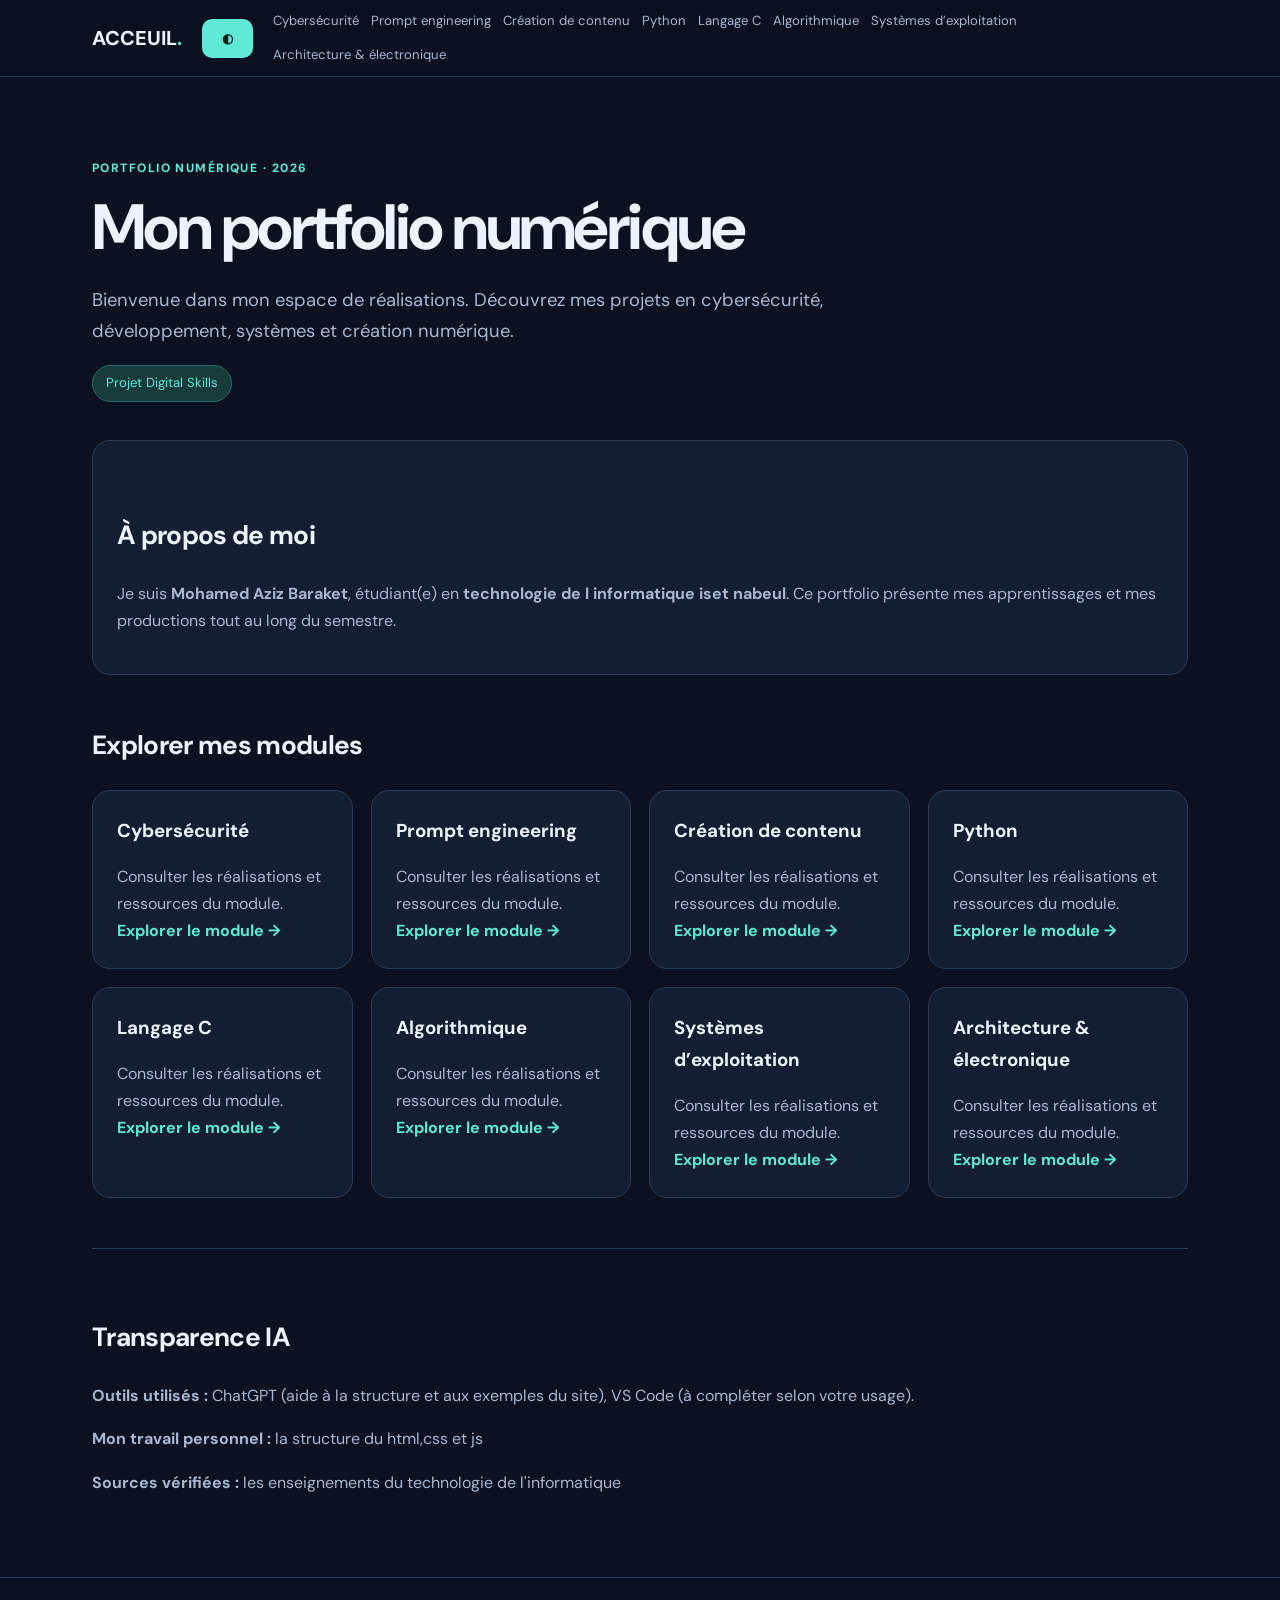
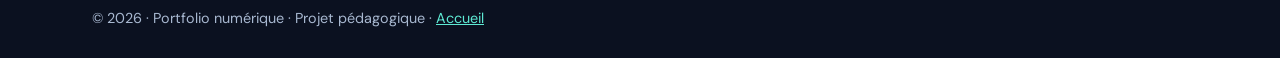
<file: index.html>
<!doctype html>
<html lang="fr">

<head>
    <meta charset="utf-8">
    <meta name="viewport" content="width=device-width,initial-scale=1">
    <meta name="description" content="Portfolio numérique étudiant : Mon portfolio numérique">

    <title>Mon portfolio numérique | Portfolio numérique</title>

    <link rel="stylesheet" href="css/style.css">
</head>

<body>

    <header>
        <div class="wrap top">

            <a class="logo" href="index.html">ACCEUIL<span>.</span></a>

            <div class="toolbar">
                <button id="themeToggle" type="button" aria-label="Changer le thème">◐</button>
                <button id="menuToggle" class="menu-button" type="button">Menu ☰</button>
            </div>

            <nav id="mainNav" aria-label="Navigation principale">
                <a href="digital-skills/cybersecurite.html">Cybersécurité</a>
                <a href="digital-skills/prompt-engineering.html">Prompt engineering</a>
                <a href="digital-skills/creation-contenu.html">Création de contenu</a>
                <a href="developpement/python.html">Python</a>
                <a href="developpement/langage-c.html">Langage C</a>
                <a href="developpement/algorithmique.html">Algorithmique</a>
                <a href="systemes/systemes-exploitation.html">Systèmes d’exploitation</a>
                <a href="systemes/architecture-electronique.html">Architecture &amp; électronique</a>
            </nav>

        </div>
    </header>

    <main class="wrap">

        <section class="hero">
            <span class="eyebrow">Portfolio numérique · 2026</span>

            <h1>Mon portfolio numérique</h1>

            <p class="lead">
                Bienvenue dans mon espace de réalisations. Découvrez mes projets en cybersécurité,
                développement, systèmes et création numérique.
            </p>

            <span class="pill">Projet Digital Skills</span>
        </section>

        <div class="content">

            <section class="intro">
                <h2>À propos de moi</h2>

                <p>
                    Je suis <strong>Mohamed Aziz Baraket</strong>, étudiant(e) en
                    <strong>technologie de l informatique iset nabeul</strong>.
                    Ce portfolio présente mes apprentissages et mes productions tout au long du semestre.
                </p>

            </section>

            <h2>Explorer mes modules</h2>

            <div class="cards" id="projectCards">

                <article class="card">
                    <h3>Cybersécurité</h3>
                    <p>Consulter les réalisations et ressources du module.</p>
                    <a href="digital-skills/cybersecurite.html">Explorer le module →</a>
                </article>

                <article class="card">
                    <h3>Prompt engineering</h3>
                    <p>Consulter les réalisations et ressources du module.</p>
                    <a href="digital-skills/prompt-engineering.html">Explorer le module →</a>
                </article>

                <article class="card">
                    <h3>Création de contenu</h3>
                    <p>Consulter les réalisations et ressources du module.</p>
                    <a href="digital-skills/creation-contenu.html">Explorer le module →</a>
                </article>

                <article class="card">
                    <h3>Python</h3>
                    <p>Consulter les réalisations et ressources du module.</p>
                    <a href="developpement/python.html">Explorer le module →</a>
                </article>

                <article class="card">
                    <h3>Langage C</h3>
                    <p>Consulter les réalisations et ressources du module.</p>
                    <a href="developpement/langage-c.html">Explorer le module →</a>
                </article>

                <article class="card">
                    <h3>Algorithmique</h3>
                    <p>Consulter les réalisations et ressources du module.</p>
                    <a href="developpement/algorithmique.html">Explorer le module →</a>
                </article>

                <article class="card">
                    <h3>Systèmes d’exploitation</h3>
                    <p>Consulter les réalisations et ressources du module.</p>
                    <a href="systemes/systemes-exploitation.html">Explorer le module →</a>
                </article>

                <article class="card">
                    <h3>Architecture &amp; électronique</h3>
                    <p>Consulter les réalisations et ressources du module.</p>
                    <a href="systemes/architecture-electronique.html">Explorer le module →</a>
                </article>

            </div>

            <aside class="transparency">

                <h2>Transparence IA</h2>

                <p>
                    <strong>Outils utilisés :</strong>
                    ChatGPT (aide à la structure et aux exemples du site),
                    VS Code (à compléter selon votre usage).
                </p>

                <p>
                    <strong>Mon travail personnel :</strong>
                    la structure du html,css et js
                </p>

                <p>
                    <strong>Sources vérifiées :</strong>
                    les enseignements du technologie de l'informatique
                </p>

            </aside>

        </div>
    </main>

    <footer>
        <div class="wrap">
            © 2026 · Portfolio numérique · Projet pédagogique ·
            <a href="index.html">Accueil</a>
        </div>
    </footer>

    <script src="js/script.js"></script>

</body>
</html>
</file>
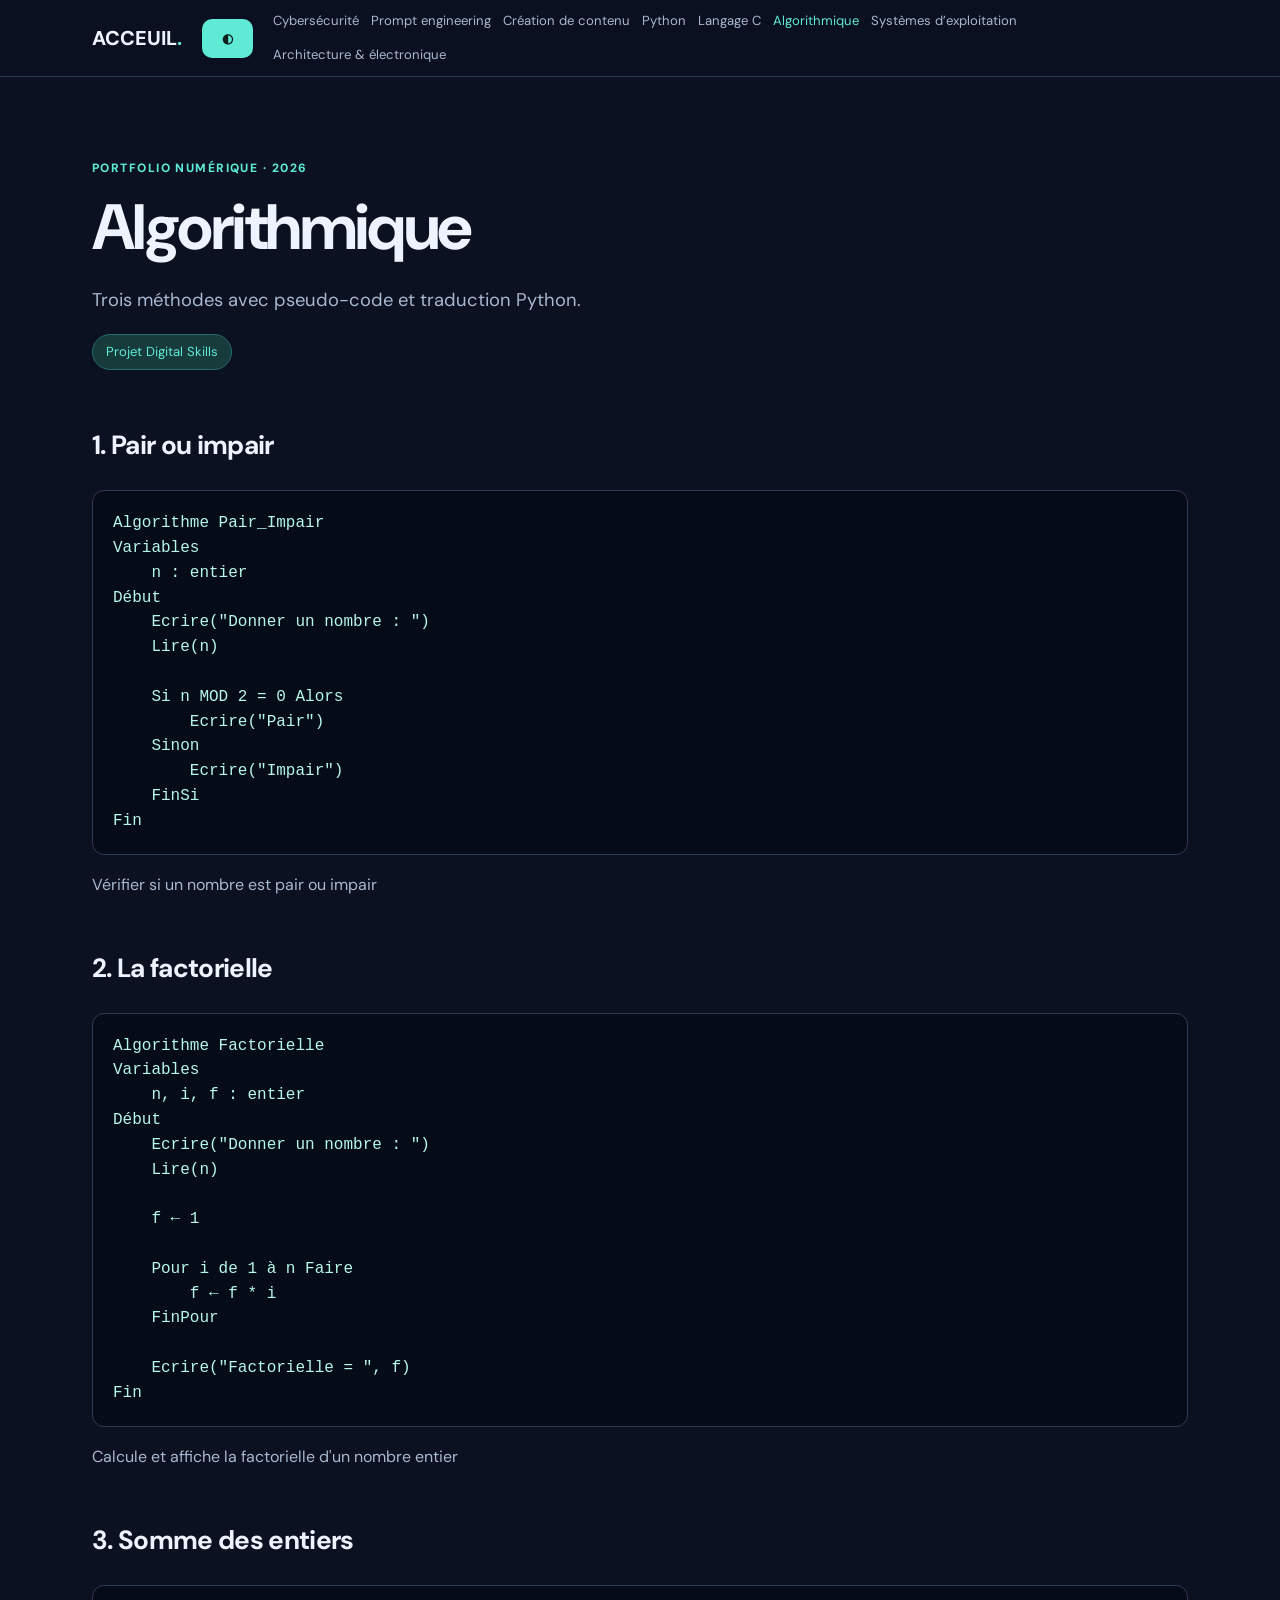
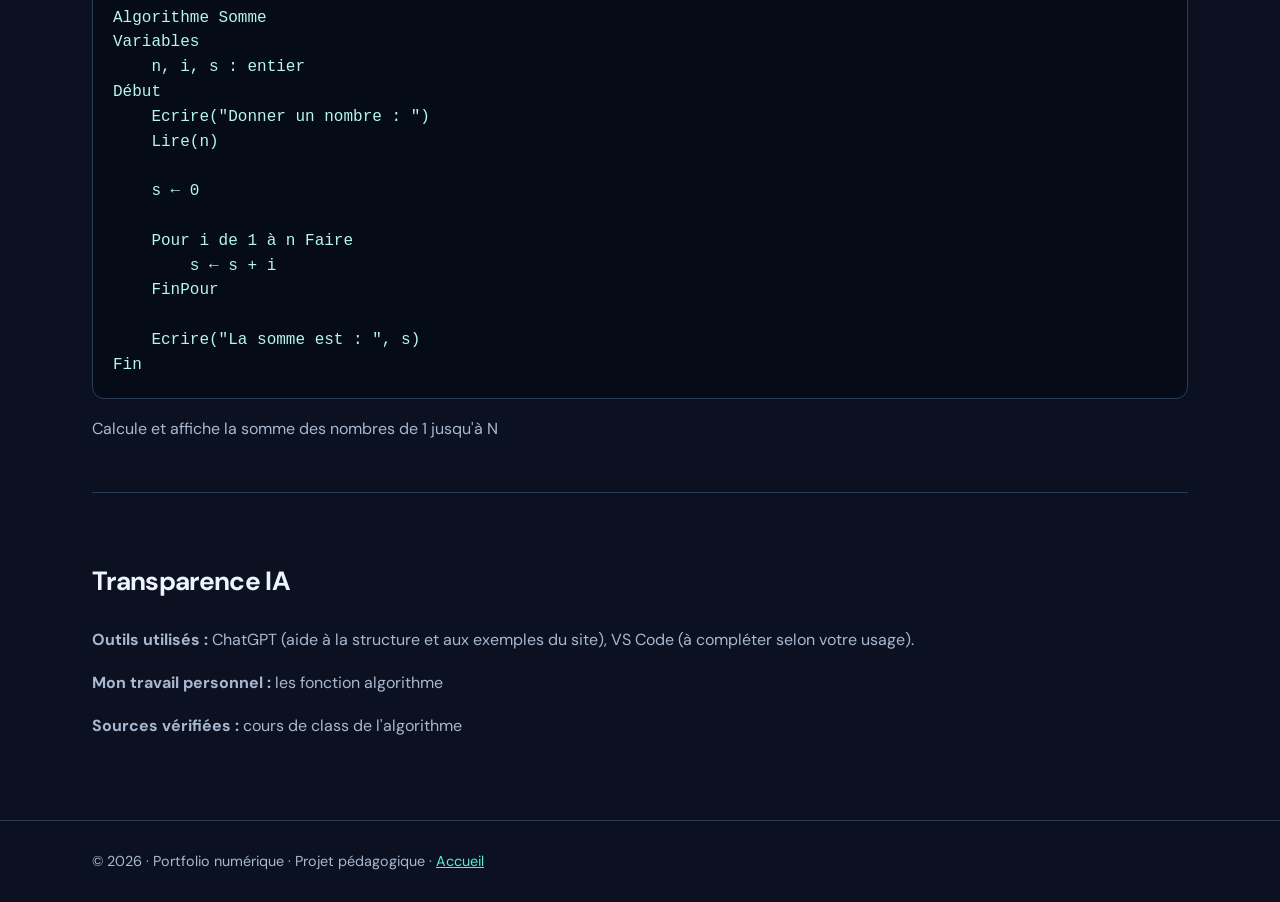
<file: developpement/algorithmique.html>
<!doctype html>
<html lang="fr">

<head>
    <meta charset="utf-8">
    <meta name="viewport" content="width=device-width,initial-scale=1">
    <meta name="description" content="Portfolio numérique étudiant : Algorithmique">

    <title>Algorithmique | Portfolio numérique</title>

    <link rel="stylesheet" href="../css/style.css">
</head>

<body>

    <header>
        <div class="wrap top">

            <a class="logo" href="../index.html">ACCEUIL<span>.</span></a>

            <div class="toolbar">
                <button id="themeToggle" type="button" aria-label="Changer le thème">◐</button>
                <button id="menuToggle" class="menu-button" type="button">Menu ☰</button>
            </div>

            <nav id="mainNav" aria-label="Navigation principale">
                <a href="../digital-skills/cybersecurite.html">Cybersécurité</a>
                <a href="../digital-skills/prompt-engineering.html">Prompt engineering</a>
                <a href="../digital-skills/creation-contenu.html">Création de contenu</a>
                <a href="../developpement/python.html">Python</a>
                <a href="../developpement/langage-c.html">Langage C</a>
                <a class="active" href="../developpement/algorithmique.html">Algorithmique</a>
                <a href="../systemes/systemes-exploitation.html">Systèmes d’exploitation</a>
                <a href="../systemes/architecture-electronique.html">Architecture &amp; électronique</a>
            </nav>

        </div>
    </header>

    <main class="wrap">

        <section class="hero">
            <span class="eyebrow">Portfolio numérique · 2026</span>

            <h1>Algorithmique</h1>

            <p class="lead">
                Trois méthodes avec pseudo-code et traduction Python.
            </p>

            <span class="pill">Projet Digital Skills</span>
        </section>

        <div class="content">

            <h2>1. Pair ou impair</h2>

            <pre><code>Algorithme Pair_Impair
Variables
    n : entier
Début
    Ecrire("Donner un nombre : ")
    Lire(n)

    Si n MOD 2 = 0 Alors
        Ecrire("Pair")
    Sinon
        Ecrire("Impair")
    FinSi
Fin</code></pre> <p>Vérifier si un nombre est pair ou impair</p>

            <h2>2. La factorielle</h2>

            <pre><code>Algorithme Factorielle
Variables
    n, i, f : entier
Début
    Ecrire("Donner un nombre : ")
    Lire(n)

    f ← 1

    Pour i de 1 à n Faire
        f ← f * i
    FinPour

    Ecrire("Factorielle = ", f)
Fin</code></pre><p>Calcule et affiche la factorielle d'un nombre entier</p>



            <h2>3. Somme des entiers</h2>

            <pre><code>Algorithme Somme
Variables
    n, i, s : entier
Début
    Ecrire("Donner un nombre : ")
    Lire(n)

    s ← 0

    Pour i de 1 à n Faire
        s ← s + i
    FinPour

    Ecrire("La somme est : ", s)
Fin</code></pre><p>Calcule et affiche la somme des nombres de 1 jusqu'à N</p>

            <aside class="transparency">

                <h2>Transparence IA</h2>

                <p>
                    <strong>Outils utilisés :</strong>
                    ChatGPT (aide à la structure et aux exemples du site),
                    VS Code (à compléter selon votre usage).
                </p>

                <p>
                    <strong>Mon travail personnel :</strong>
                    les fonction algorithme
                </p>

                <p>
                    <strong>Sources vérifiées :</strong>
                    cours de class de l'algorithme
                </p>

            </aside>

        </div>
    </main>

    <footer>
        <div class="wrap">
            © 2026 · Portfolio numérique · Projet pédagogique ·
            <a href="../index.html">Accueil</a>
        </div>
    </footer>

    <script src="../js/script.js"></script>

</body>
</html>
</file>
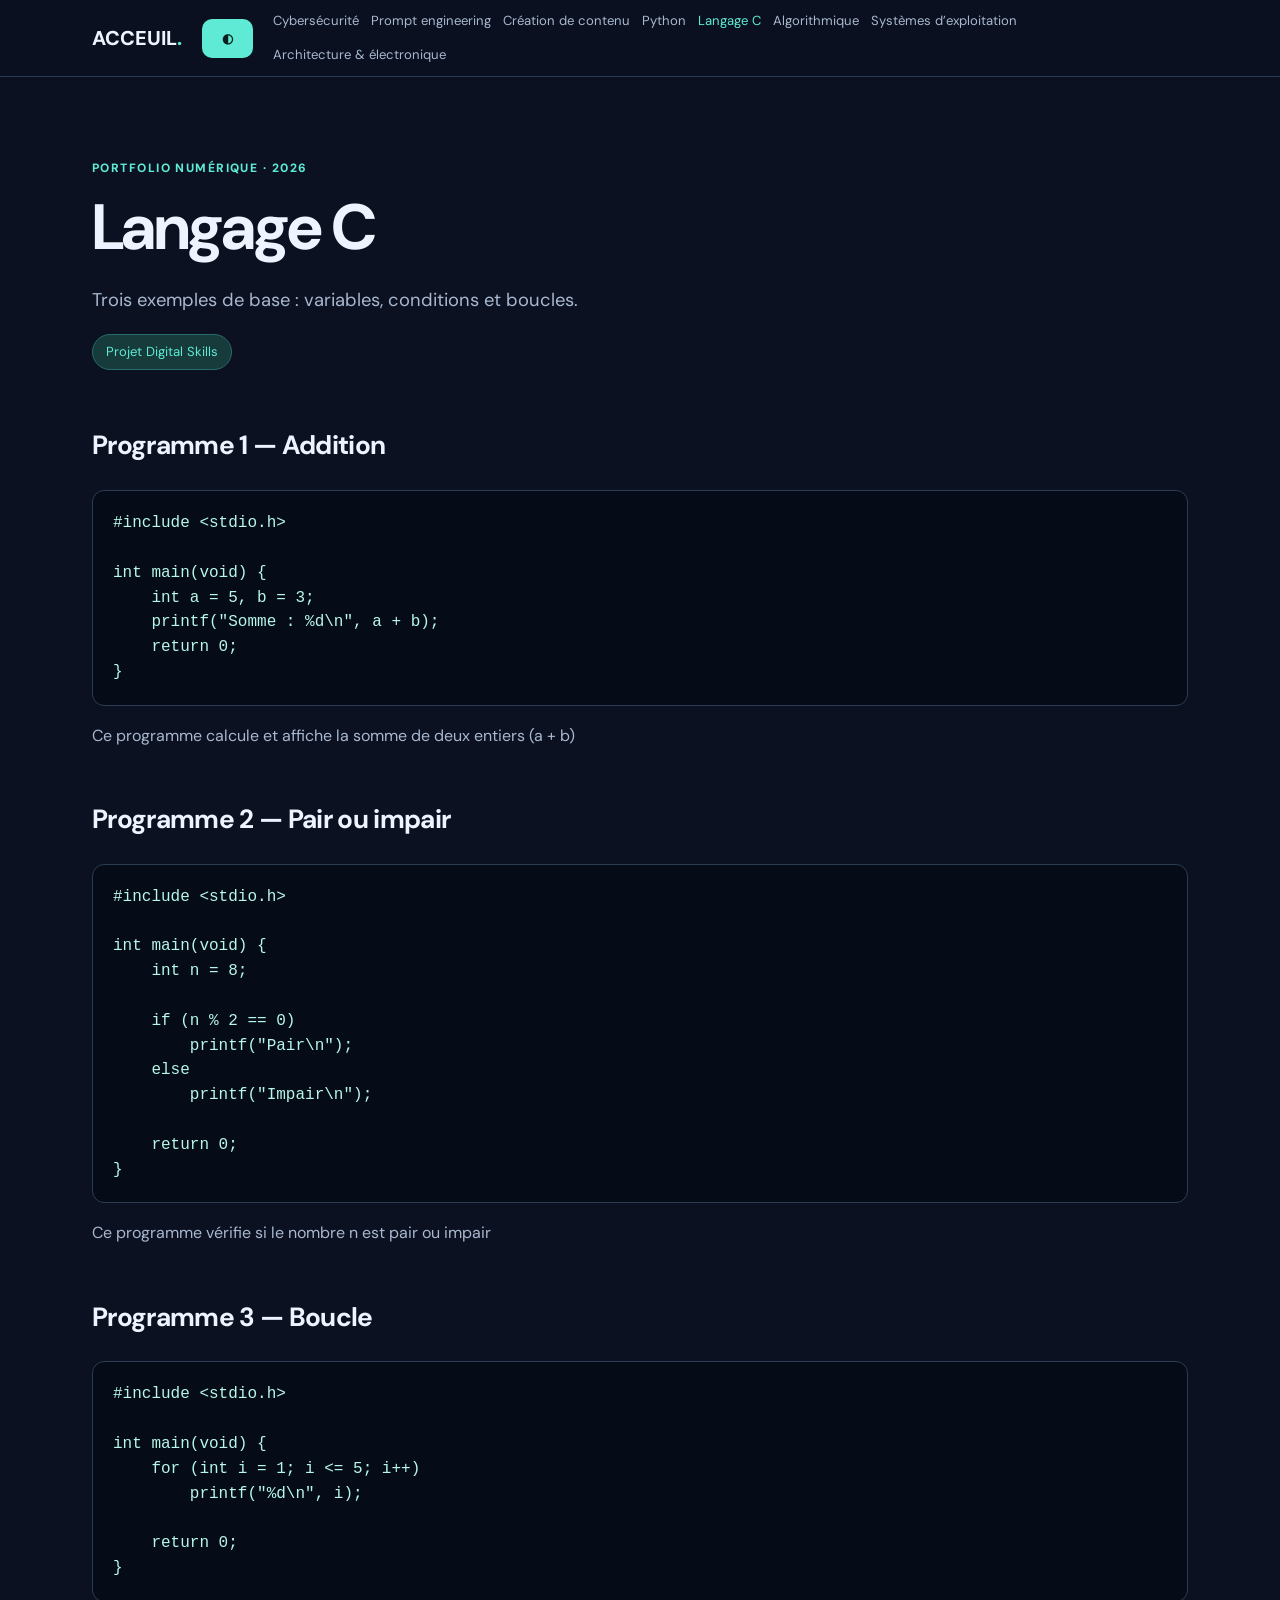
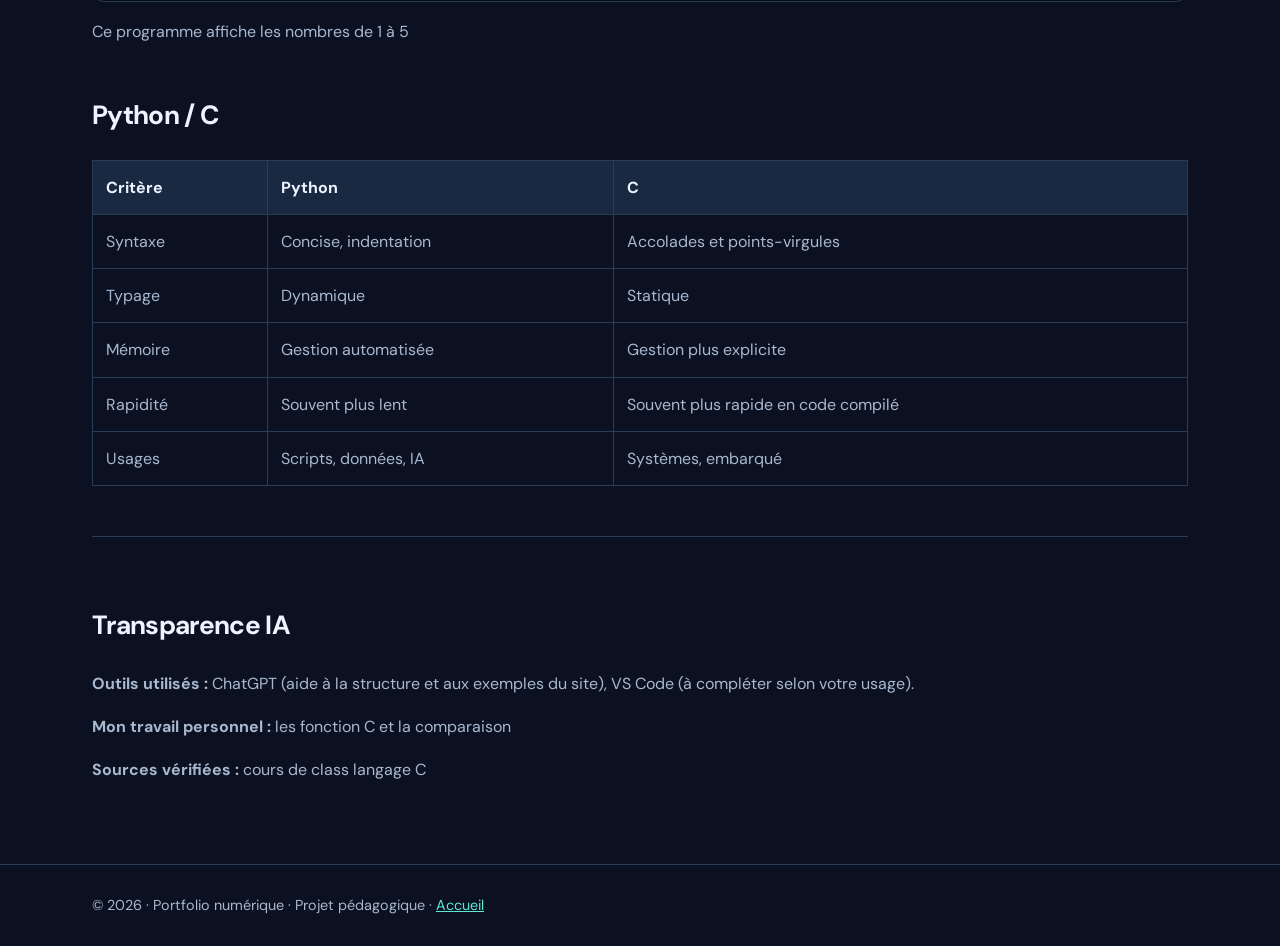
<file: developpement/langage-c.html>
<!doctype html>
<html lang="fr">

<head>
    <meta charset="utf-8">
    <meta name="viewport" content="width=device-width,initial-scale=1">
    <meta name="description" content="Portfolio numérique étudiant : Langage C">

    <title>Langage C | Portfolio numérique</title>

    <link rel="stylesheet" href="../css/style.css">
</head>

<body>

    <header>
        <div class="wrap top">

            <a class="logo" href="../index.html">ACCEUIL<span>.</span></a>

            <div class="toolbar">
                <button id="themeToggle" type="button" aria-label="Changer le thème">◐</button>
                <button id="menuToggle" class="menu-button" type="button">Menu ☰</button>
            </div>

            <nav id="mainNav" aria-label="Navigation principale">
                <a href="../digital-skills/cybersecurite.html">Cybersécurité</a>
                <a href="../digital-skills/prompt-engineering.html">Prompt engineering</a>
                <a href="../digital-skills/creation-contenu.html">Création de contenu</a>
                <a href="../developpement/python.html">Python</a>
                <a class="active" href="../developpement/langage-c.html">Langage C</a>
                <a href="../developpement/algorithmique.html">Algorithmique</a>
                <a href="../systemes/systemes-exploitation.html">Systèmes d’exploitation</a>
                <a href="../systemes/architecture-electronique.html">Architecture &amp; électronique</a>
            </nav>

        </div>
    </header>

    <main class="wrap">

        <section class="hero">
            <span class="eyebrow">Portfolio numérique · 2026</span>

            <h1>Langage C</h1>

            <p class="lead">
                Trois exemples de base : variables, conditions et boucles.
            </p>

            <span class="pill">Projet Digital Skills</span>
        </section>

        <div class="content">

            <h2>Programme 1 — Addition</h2>

            <pre><code>#include &lt;stdio.h&gt;

int main(void) {
    int a = 5, b = 3;
    printf("Somme : %d\n", a + b);
    return 0;
}</code></pre><p>Ce programme calcule et affiche la somme de deux entiers (a + b)</p>

            <h2>Programme 2 — Pair ou impair</h2>

            <pre><code>#include &lt;stdio.h&gt;

int main(void) {
    int n = 8;

    if (n % 2 == 0)
        printf("Pair\n");
    else
        printf("Impair\n");

    return 0;
}</code></pre><p>Ce programme vérifie si le nombre n est pair ou impair</p>

            <h2>Programme 3 — Boucle</h2>

            <pre><code>#include &lt;stdio.h&gt;

int main(void) {
    for (int i = 1; i &lt;= 5; i++)
        printf("%d\n", i);

    return 0;
}</code></pre><p>Ce programme affiche les nombres de 1 à 5 </p>

            <h2>Python / C</h2>

            <div class="table-wrap">

                <table>
                    <thead>
                        <tr>
                            <th>Critère</th>
                            <th>Python</th>
                            <th>C</th>
                        </tr>
                    </thead>

                    <tbody>
                        <tr>
                            <td>Syntaxe</td>
                            <td>Concise, indentation</td>
                            <td>Accolades et points-virgules</td>
                        </tr>

                        <tr>
                            <td>Typage</td>
                            <td>Dynamique</td>
                            <td>Statique</td>
                        </tr>

                        <tr>
                            <td>Mémoire</td>
                            <td>Gestion automatisée</td>
                            <td>Gestion plus explicite</td>
                        </tr>

                        <tr>
                            <td>Rapidité</td>
                            <td>Souvent plus lent</td>
                            <td>Souvent plus rapide en code compilé</td>
                        </tr>

                        <tr>
                            <td>Usages</td>
                            <td>Scripts, données, IA</td>
                            <td>Systèmes, embarqué</td>
                        </tr>
                    </tbody>
                </table>

            </div>


            <aside class="transparency">

                <h2>Transparence IA</h2>

                <p>
                    <strong>Outils utilisés :</strong>
                    ChatGPT (aide à la structure et aux exemples du site),
                    VS Code (à compléter selon votre usage).
                </p>

                <p>
                    <strong>Mon travail personnel :</strong>
                    les fonction C et la comparaison
                </p>

                <p>
                    <strong>Sources vérifiées :</strong>
                    cours de class langage C
                </p>

            </aside>

        </div>
    </main>

    <footer>
        <div class="wrap">
            © 2026 · Portfolio numérique · Projet pédagogique ·
            <a href="../index.html">Accueil</a>
        </div>
    </footer>

    <script src="../js/script.js"></script>

</body>
</html>
</file>
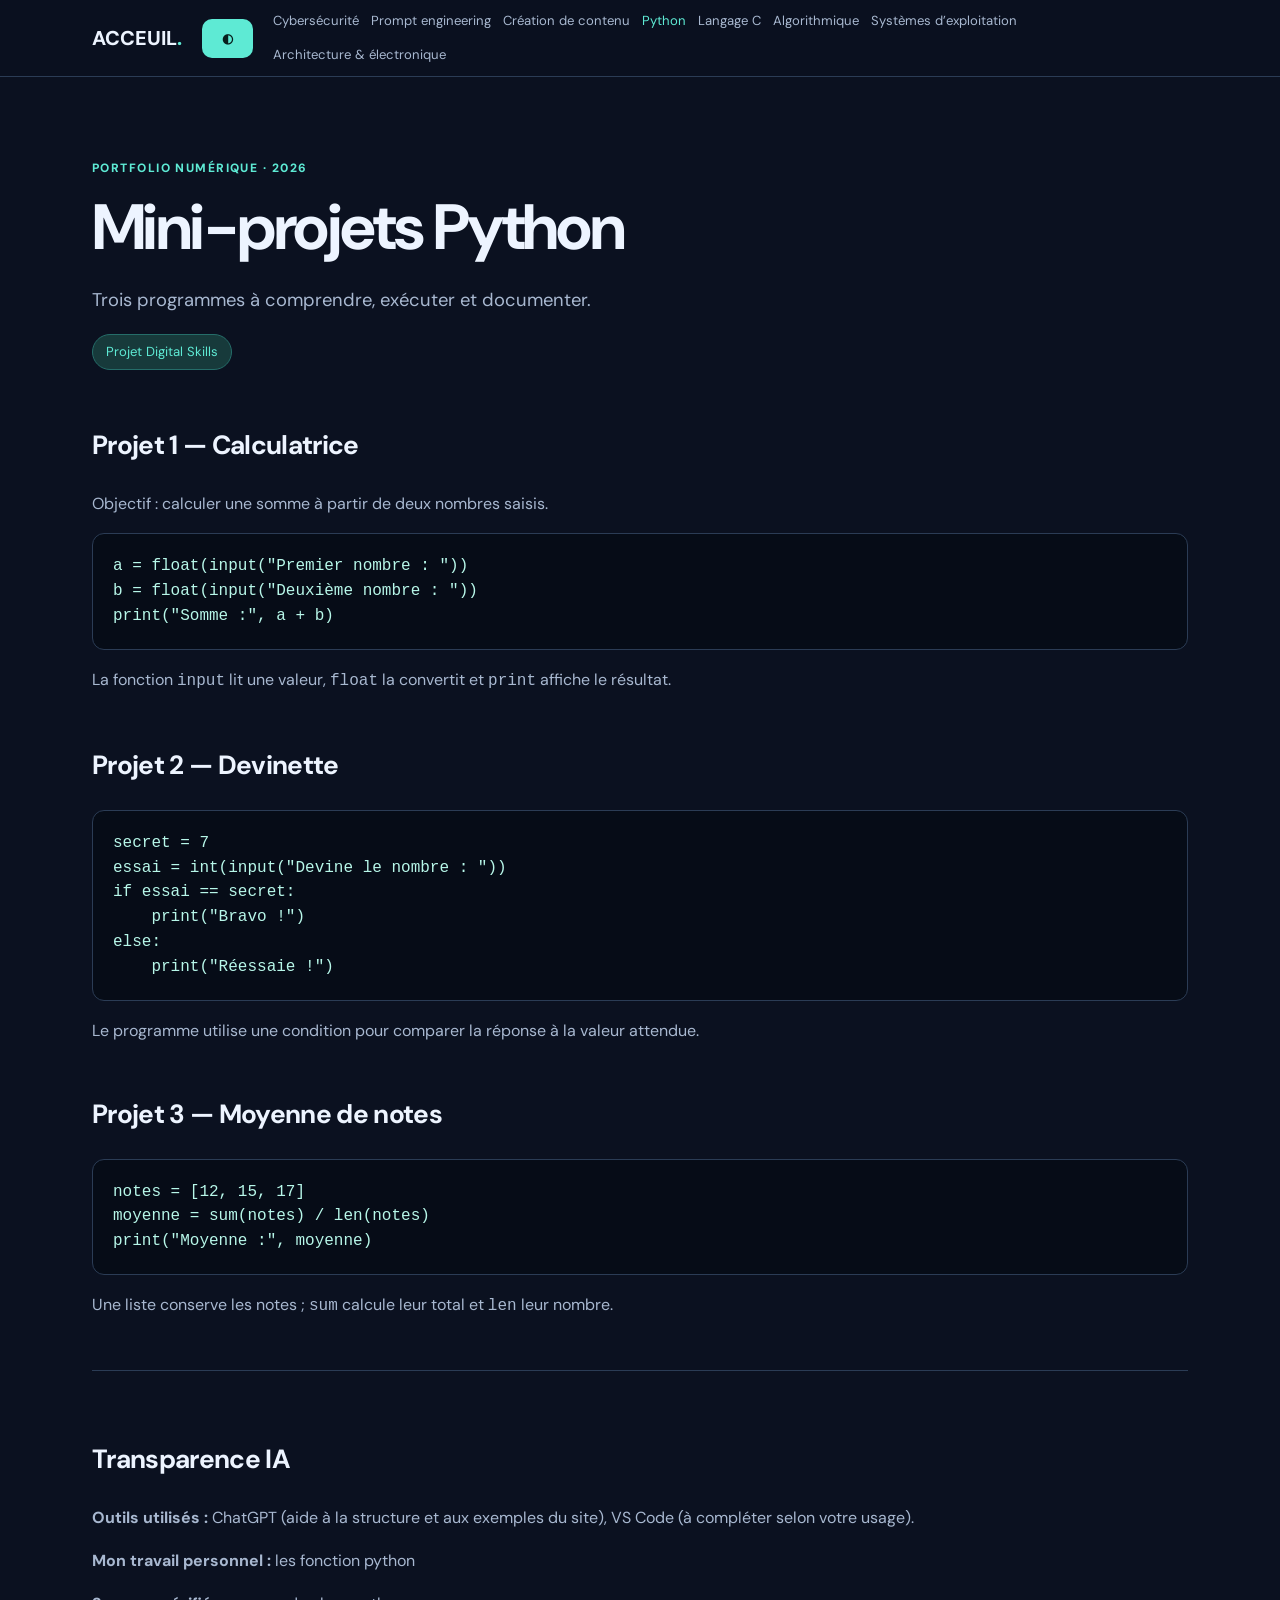
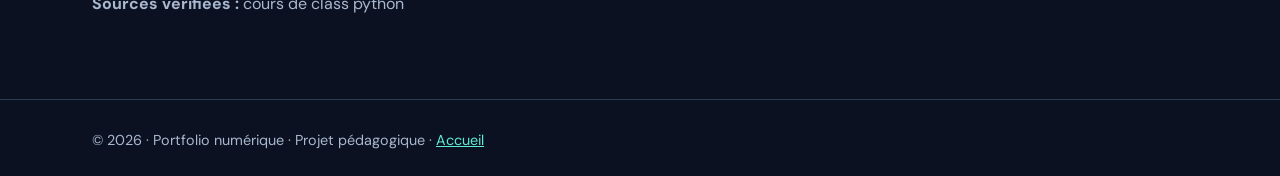
<file: developpement/python.html>
<!doctype html>
<html lang="fr">

<head>
    <meta charset="utf-8">
    <meta name="viewport" content="width=device-width,initial-scale=1">
    <meta name="description" content="Portfolio numérique étudiant : Mini-projets Python">

    <title>Mini-projets Python | Portfolio numérique</title>

    <link rel="stylesheet" href="../css/style.css">
</head>

<body>

    <header>
        <div class="wrap top">

            <a class="logo" href="../index.html">ACCEUIL<span>.</span></a>

            <div class="toolbar">
                <button id="themeToggle" type="button" aria-label="Changer le thème">◐</button>
                <button id="menuToggle" class="menu-button" type="button">Menu ☰</button>
            </div>

            <nav id="mainNav" aria-label="Navigation principale">
                <a href="../digital-skills/cybersecurite.html">Cybersécurité</a>
                <a href="../digital-skills/prompt-engineering.html">Prompt engineering</a>
                <a href="../digital-skills/creation-contenu.html">Création de contenu</a>
                <a class="active" href="../developpement/python.html">Python</a>
                <a href="../developpement/langage-c.html">Langage C</a>
                <a href="../developpement/algorithmique.html">Algorithmique</a>
                <a href="../systemes/systemes-exploitation.html">Systèmes d’exploitation</a>
                <a href="../systemes/architecture-electronique.html">Architecture &amp; électronique</a>
            </nav>

        </div>
    </header>

    <main class="wrap">

        <section class="hero">
            <span class="eyebrow">Portfolio numérique · 2026</span>

            <h1>Mini-projets Python</h1>

            <p class="lead">
                Trois programmes à comprendre, exécuter et documenter.
            </p>

            <span class="pill">Projet Digital Skills</span>
        </section>

        <div class="content">

            <h2>Projet 1 — Calculatrice</h2>

            <p>
                Objectif : calculer une somme à partir de deux nombres saisis.
            </p>

            <pre><code>a = float(input("Premier nombre : "))
b = float(input("Deuxième nombre : "))
print("Somme :", a + b)</code></pre>

            <p>
                La fonction <code>input</code> lit une valeur,
                <code>float</code> la convertit et
                <code>print</code> affiche le résultat.
            </p>

            <h2>Projet 2 — Devinette</h2>

            <pre><code>secret = 7
essai = int(input("Devine le nombre : "))
if essai == secret:
    print("Bravo !")
else:
    print("Réessaie !")</code></pre>

            <p>
                Le programme utilise une condition pour comparer
                la réponse à la valeur attendue.
            </p>

            <h2>Projet 3 — Moyenne de notes</h2>

            <pre><code>notes = [12, 15, 17]
moyenne = sum(notes) / len(notes)
print("Moyenne :", moyenne)</code></pre>

            <p>
                Une liste conserve les notes ;
                <code>sum</code> calcule leur total et
                <code>len</code> leur nombre.
            </p>


            <aside class="transparency">

                <h2>Transparence IA</h2>

                <p>
                    <strong>Outils utilisés :</strong>
                    ChatGPT (aide à la structure et aux exemples du site),
                    VS Code (à compléter selon votre usage).
                </p>

                <p>
                    <strong>Mon travail personnel :</strong>
                    les fonction python
                </p>

                <p>
                    <strong>Sources vérifiées :</strong>
                    cours de class python
                </p>

            </aside>

        </div>
    </main>

    <footer>
        <div class="wrap">
            © 2026 · Portfolio numérique · Projet pédagogique ·
            <a href="../index.html">Accueil</a>
        </div>
    </footer>

    <script src="../js/script.js"></script>

</body>
</html>
</file>
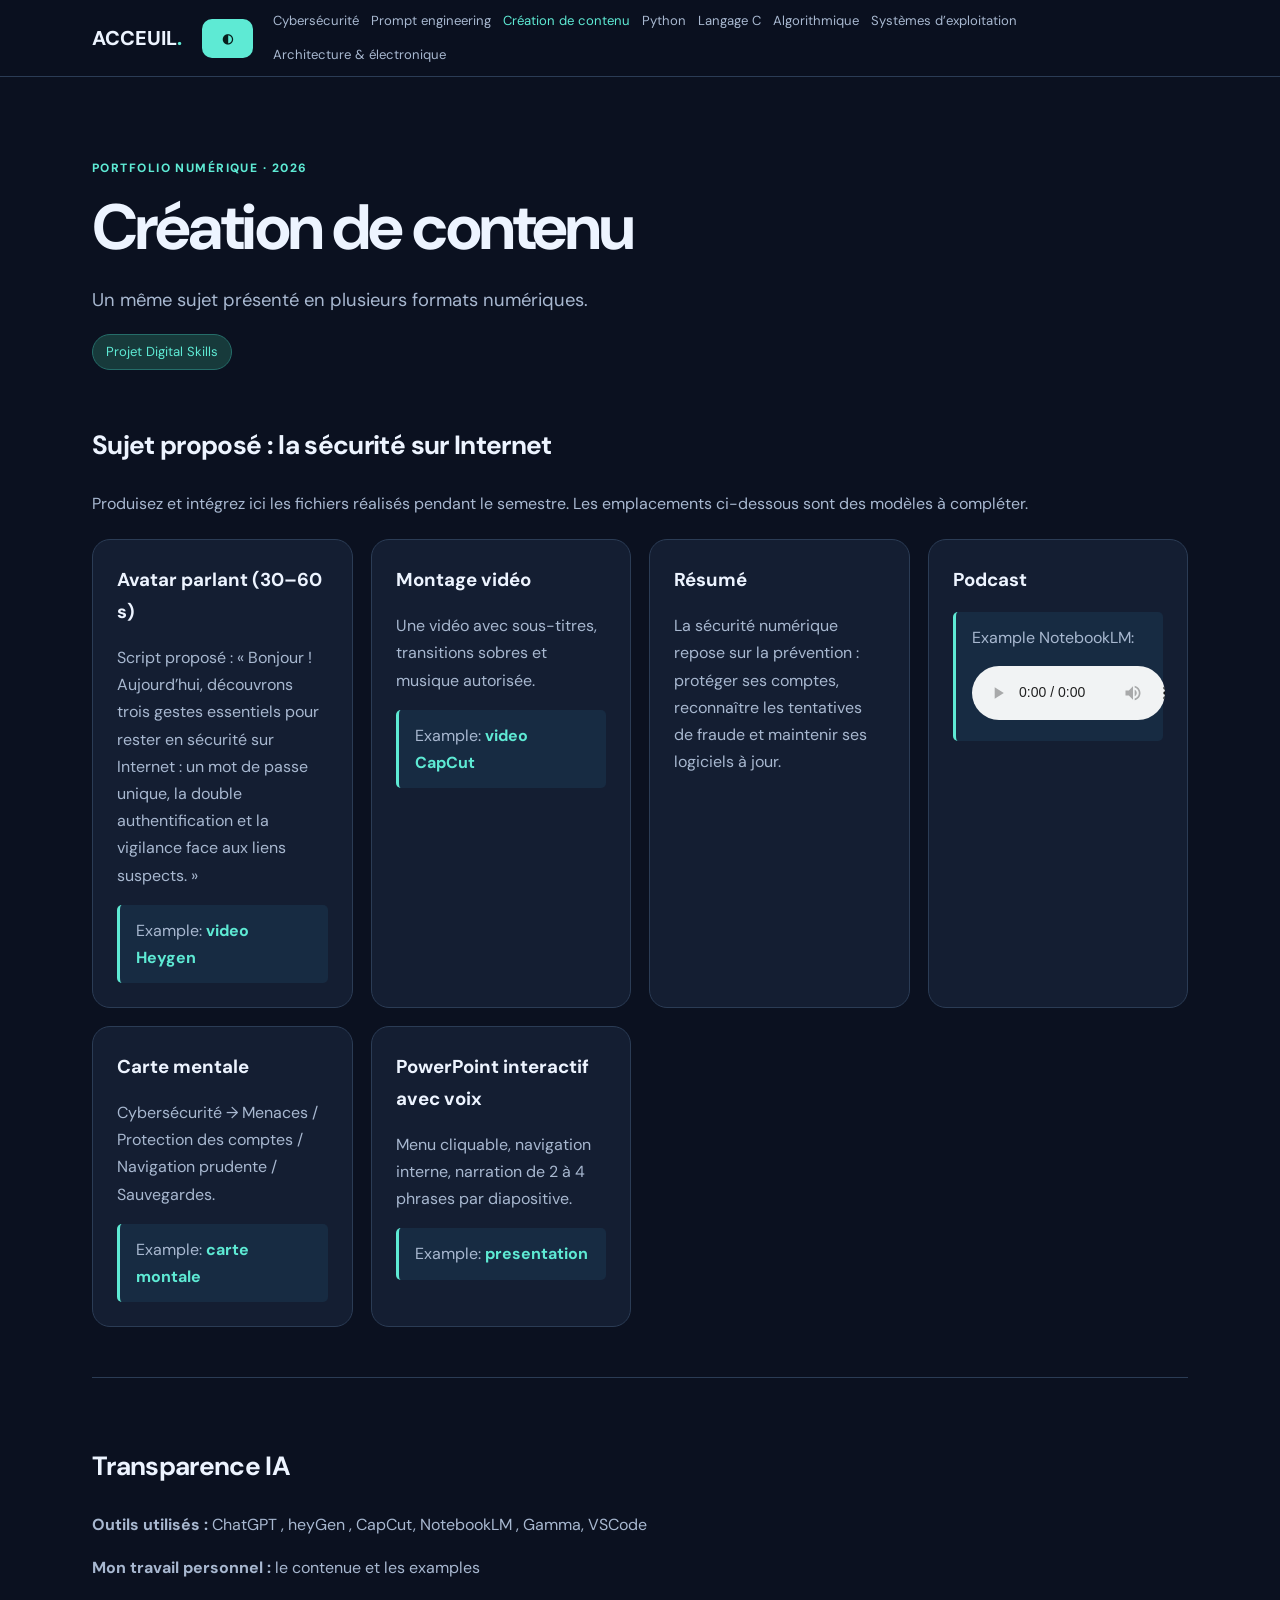
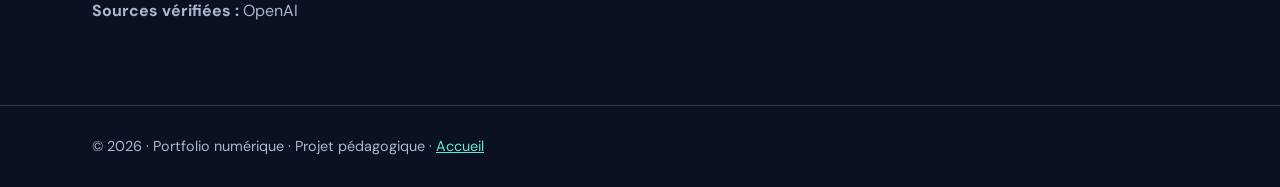
<file: digital-skills/creation-contenu.html>
<!doctype html>
<html lang="fr">
<head>
    <meta charset="utf-8">
    <meta name="viewport" content="width=device-width,initial-scale=1">
    <meta name="description" content="Portfolio numérique étudiant : Création de contenu">
    <title>Création de contenu | Portfolio numérique</title>
    <link rel="stylesheet" href="../css/style.css">
</head>
<body>
    <header>
        <div class="wrap top">
            <a class="logo" href="../index.html">ACCEUIL<span>.</span></a>
            <div class="toolbar">
                <button id="themeToggle" type="button" aria-label="Changer le thème">◐</button>
                <button id="menuToggle" class="menu-button" type="button">Menu ☰</button>
            </div>
            <nav id="mainNav" aria-label="Navigation principale">
                <a class="" href="../digital-skills/cybersecurite.html">Cybersécurité</a>
                <a class="" href="../digital-skills/prompt-engineering.html">Prompt engineering</a>
                <a class="active" href="../digital-skills/creation-contenu.html">Création de contenu</a>
                <a class="" href="../developpement/python.html">Python</a>
                <a class="" href="../developpement/langage-c.html">Langage C</a>
                <a class="" href="../developpement/algorithmique.html">Algorithmique</a>
                <a class="" href="../systemes/systemes-exploitation.html">Systèmes d’exploitation</a>
                <a class="" href="../systemes/architecture-electronique.html">Architecture &amp; électronique</a>
            </nav>
        </div>
    </header>

    <main class="wrap">
        <section class="hero">
            <span class="eyebrow">Portfolio numérique · 2026</span>
            <h1>Création de contenu</h1>
            <p class="lead">Un même sujet présenté en plusieurs formats numériques.</p>
            <span class="pill">Projet Digital Skills</span>
        </section>

        <div class="content">
            <h2>Sujet proposé : la sécurité sur Internet</h2>
            <p>Produisez et intégrez ici les fichiers réalisés pendant le semestre. Les emplacements ci-dessous sont des modèles à compléter.</p>

            <div class="cards">
                <article class="card">
                    <h3>Avatar parlant (30–60 s)</h3>
                    <p>Script proposé : « Bonjour ! Aujourd’hui, découvrons trois gestes essentiels pour rester en sécurité sur Internet : un mot de passe unique, la double authentification et la vigilance face aux liens suspects. »</p>
                    <p class="note">Example: <a href="https://app.heygen.com/videos/3-gestes-pour-votre-s-curit-en-ligne-f270b171a44e42edbd6090aa5f6057ee">video Heygen</a></p>
                </article>

                <article class="card">
                    <h3>Montage vidéo</h3>
                    <p>Une vidéo avec sous-titres, transitions sobres et musique autorisée.</p>
                    <p class="note">Example: <a href="C:\Users\SETUP\Desktop\portfolio-numerique\medias\gourde_final.mp4">video CapCut</a></p>
                </article>

                <article class="card">
                    <h3>Résumé</h3>
                    <p>La sécurité numérique repose sur la prévention : protéger ses comptes, reconnaître les tentatives de fraude et maintenir ses logiciels à jour.</p>
                </article>

                <article class="card">
                    <h3>Podcast</h3>
                    <p class="note">Example NotebookLM:<audio controls class="audiop"><source src="C:\Users\SETUP\Desktop\portfolio-numerique\medias\audio.m4a" type="audio/mpeg"></audio></p>
                </article>

                <article class="card">
                    <h3>Carte mentale</h3>
                    <p>Cybersécurité → Menaces / Protection des comptes / Navigation prudente / Sauvegardes.</p>
                    <p class="note">Example: <a href="file:///C:/Users/SETUP/Desktop/portfolio-numerique/medias/cartemontale.png">carte montale</a></p>
                </article>

                <article class="card">
                    <h3>PowerPoint interactif avec voix</h3>
                    <p>Menu cliquable, navigation interne, narration de 2 à 4 phrases par diapositive.</p>
                    <p class="note">Example: <a href="C:\Users\SETUP\Desktop\portfolio-numerique\medias\cyber.pdf">presentation</a></p>
                </article>
            </div>

            <aside class="transparency">
                <h2>Transparence IA</h2>
                <p><strong>Outils utilisés :</strong> ChatGPT , heyGen , CapCut, NotebookLM , Gamma, VSCode </p>
                <p><strong>Mon travail personnel :</strong> le contenue et les examples</p>
                <p><strong>Sources vérifiées :</strong> OpenAI </p>
            </aside>
        </div>
    </main>

    <footer>
        <div class="wrap">© 2026 · Portfolio numérique · Projet pédagogique · <a href="../index.html">Accueil</a></div>
    </footer>

    <script src="../js/script.js"></script>
</body>
</html>
</file>
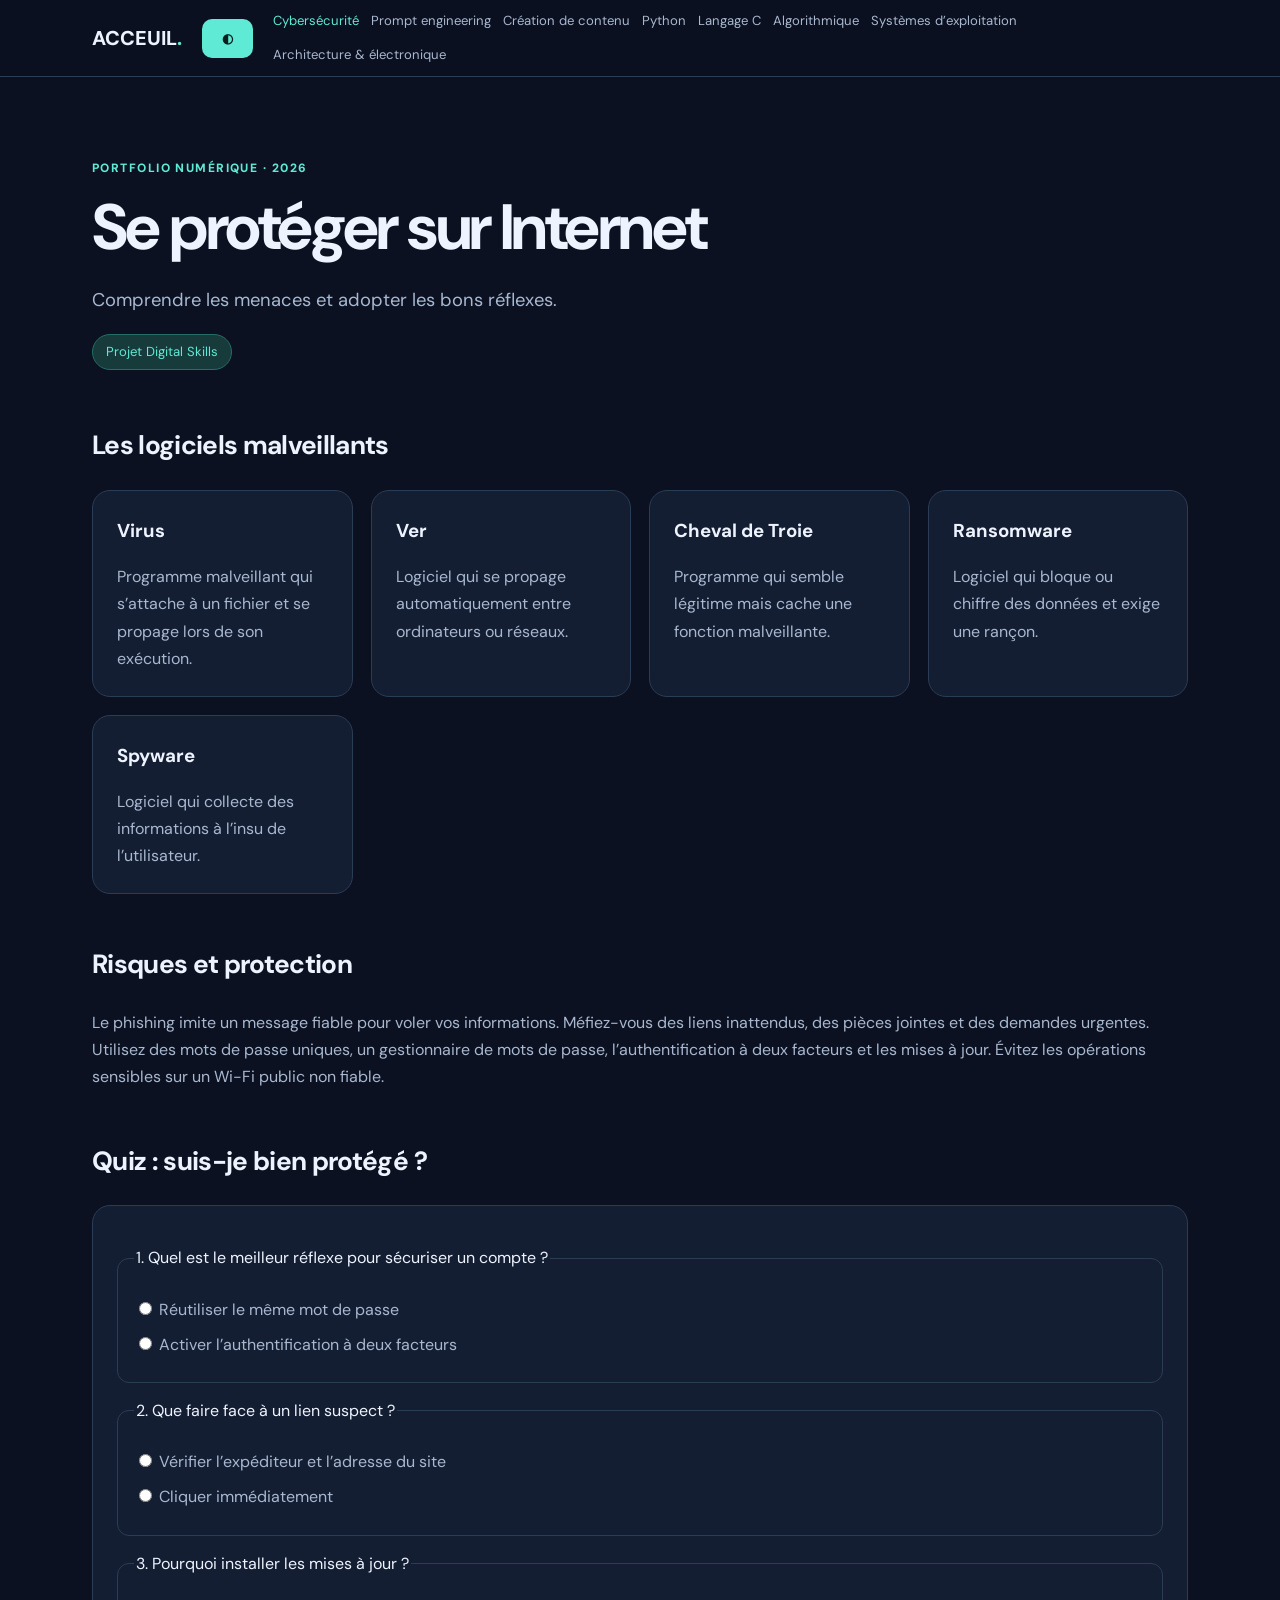
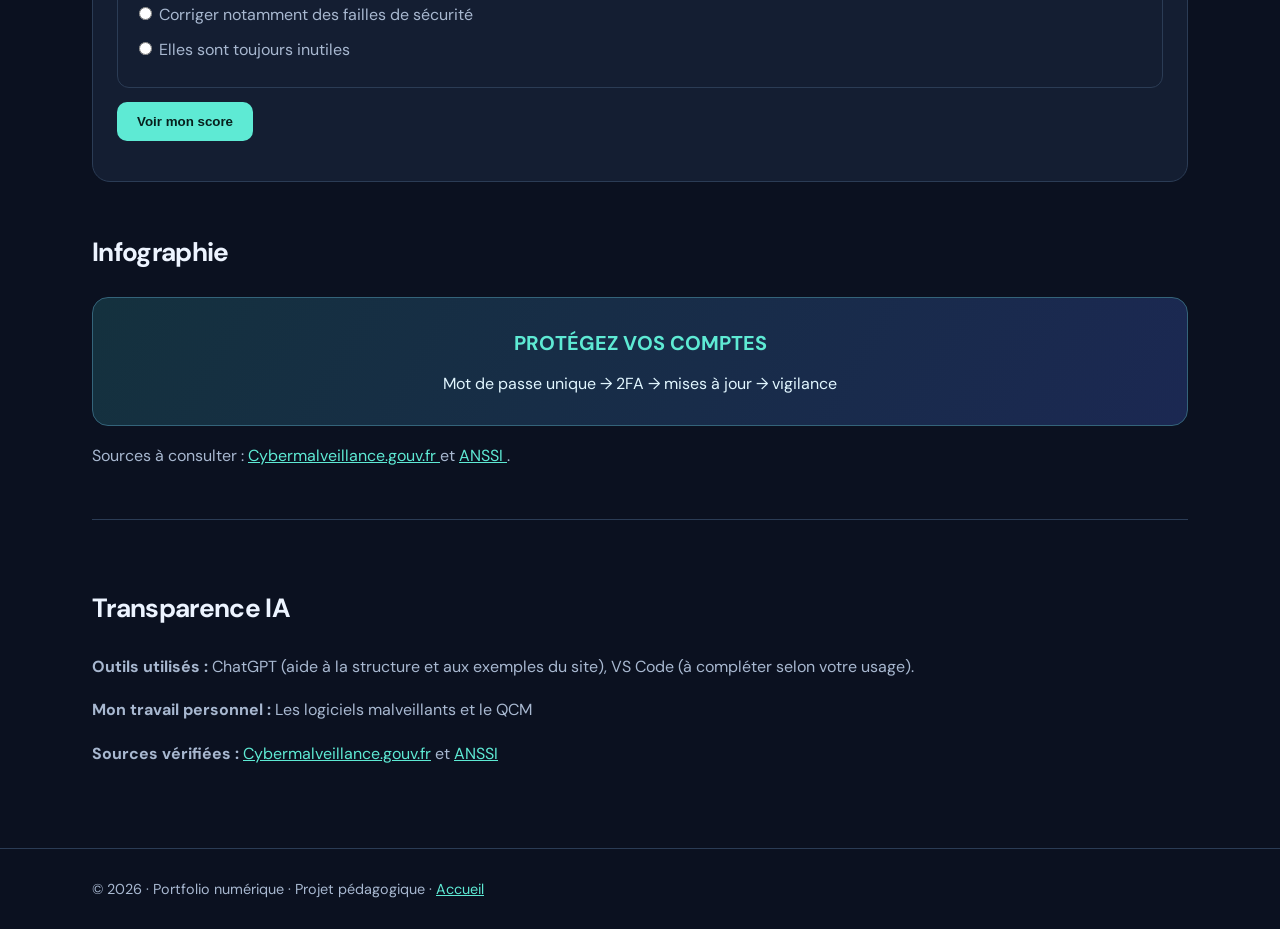
<file: digital-skills/cybersecurite.html>
<!doctype html>
<html lang="fr">

<head>
    <meta charset="utf-8">
    <meta name="viewport" content="width=device-width,initial-scale=1">
    <meta name="description" content="Portfolio numérique étudiant : Se protéger sur Internet">

    <title>Se protéger sur Internet | Portfolio numérique</title>

    <link rel="stylesheet" href="../css/style.css">
</head>

<body>

    <header>
        <div class="wrap top">

            <a class="logo" href="../index.html">ACCEUIL<span>.</span></a>

            <div class="toolbar">
                <button id="themeToggle" type="button" aria-label="Changer le thème">◐</button>
                <button id="menuToggle" class="menu-button" type="button">Menu ☰</button>
            </div>

            <nav id="mainNav" aria-label="Navigation principale">
                <a class="active" href="../digital-skills/cybersecurite.html">Cybersécurité</a>
                <a href="../digital-skills/prompt-engineering.html">Prompt engineering</a>
                <a href="../digital-skills/creation-contenu.html">Création de contenu</a>
                <a href="../developpement/python.html">Python</a>
                <a href="../developpement/langage-c.html">Langage C</a>
                <a href="../developpement/algorithmique.html">Algorithmique</a>
                <a href="../systemes/systemes-exploitation.html">Systèmes d’exploitation</a>
                <a href="../systemes/architecture-electronique.html">Architecture &amp; électronique</a>
            </nav>

        </div>
    </header>

    <main class="wrap">

        <section class="hero">
            <span class="eyebrow">Portfolio numérique · 2026</span>

            <h1>Se protéger sur Internet</h1>

            <p class="lead">
                Comprendre les menaces et adopter les bons réflexes.
            </p>

            <span class="pill">Projet Digital Skills</span>
        </section>

        <div class="content">

            <h2>Les logiciels malveillants</h2>

            <div class="cards">

                <article class="card">
                    <h3>Virus</h3>
                    <p>Programme malveillant qui s’attache à un fichier et se propage lors de son exécution.</p>
                </article>

                <article class="card">
                    <h3>Ver</h3>
                    <p>Logiciel qui se propage automatiquement entre ordinateurs ou réseaux.</p>
                </article>

                <article class="card">
                    <h3>Cheval de Troie</h3>
                    <p>Programme qui semble légitime mais cache une fonction malveillante.</p>
                </article>

                <article class="card">
                    <h3>Ransomware</h3>
                    <p>Logiciel qui bloque ou chiffre des données et exige une rançon.</p>
                </article>

                <article class="card">
                    <h3>Spyware</h3>
                    <p>Logiciel qui collecte des informations à l’insu de l’utilisateur.</p>
                </article>

            </div>

            <h2>Risques et protection</h2>

            <p>
                Le phishing imite un message fiable pour voler vos informations.
                Méfiez-vous des liens inattendus, des pièces jointes et des demandes urgentes.
                Utilisez des mots de passe uniques, un gestionnaire de mots de passe,
                l’authentification à deux facteurs et les mises à jour.
                Évitez les opérations sensibles sur un Wi-Fi public non fiable.
            </p>

            <h2>Quiz : suis-je bien protégé ?</h2>

            <form id="securityQuiz" class="quiz">

                <fieldset>
                    <legend>1. Quel est le meilleur réflexe pour sécuriser un compte ?</legend>

                    <label>
                        <input type="radio" name="q1" value="0" required>
                        Réutiliser le même mot de passe
                    </label>

                    <label>
                        <input type="radio" name="q1" value="1">
                        Activer l’authentification à deux facteurs
                    </label>
                </fieldset>

                <fieldset>
                    <legend>2. Que faire face à un lien suspect ?</legend>

                    <label>
                        <input type="radio" name="q2" value="1" required>
                        Vérifier l’expéditeur et l’adresse du site
                    </label>

                    <label>
                        <input type="radio" name="q2" value="0">
                        Cliquer immédiatement
                    </label>
                </fieldset>

                <fieldset>
                    <legend>3. Pourquoi installer les mises à jour ?</legend>

                    <label>
                        <input type="radio" name="q3" value="1" required>
                        Corriger notamment des failles de sécurité
                    </label>

                    <label>
                        <input type="radio" name="q3" value="0">
                        Elles sont toujours inutiles
                    </label>
                </fieldset>

                <button type="submit">Voir mon score</button>

                <p id="quizResult" aria-live="polite"></p>

            </form>

            <h2>Infographie</h2>

            <div class="illustration">
                <strong>PROTÉGEZ VOS COMPTES</strong>
                <span>Mot de passe unique → 2FA → mises à jour → vigilance</span>
            </div>

            <p>
                Sources à consulter :
                <a href="https://www.cybermalveillance.gouv.fr/" target="_blank" rel="noopener">
                    Cybermalveillance.gouv.fr
                </a>
                et
                <a href="https://cyber.gouv.fr/" target="_blank" rel="noopener">
                    ANSSI
                </a>.
            </p>

            <aside class="transparency">

                <h2>Transparence IA</h2>

                <p>
                    <strong>Outils utilisés :</strong>
                    ChatGPT (aide à la structure et aux exemples du site),
                    VS Code (à compléter selon votre usage).
                </p>

                <p>
                    <strong>Mon travail personnel :</strong>
                    Les logiciels malveillants et le QCM
                </p>

                <p>
                    <strong>Sources vérifiées :</strong> 
                    <a href="https://www.cybermalveillance.gouv.fr/" target="_blank" rel="noopener">Cybermalveillance.gouv.fr</a> et <a href="https://cyber.gouv.fr/" target="_blank" rel="noopener">ANSSI</a>
                </p>

            </aside>

        </div>
    </main>

    <footer>
        <div class="wrap">
            © 2026 · Portfolio numérique · Projet pédagogique ·
            <a href="../index.html">Accueil</a>
        </div>
    </footer>

    <script src="../js/script.js"></script>

</body>
</html>
</file>
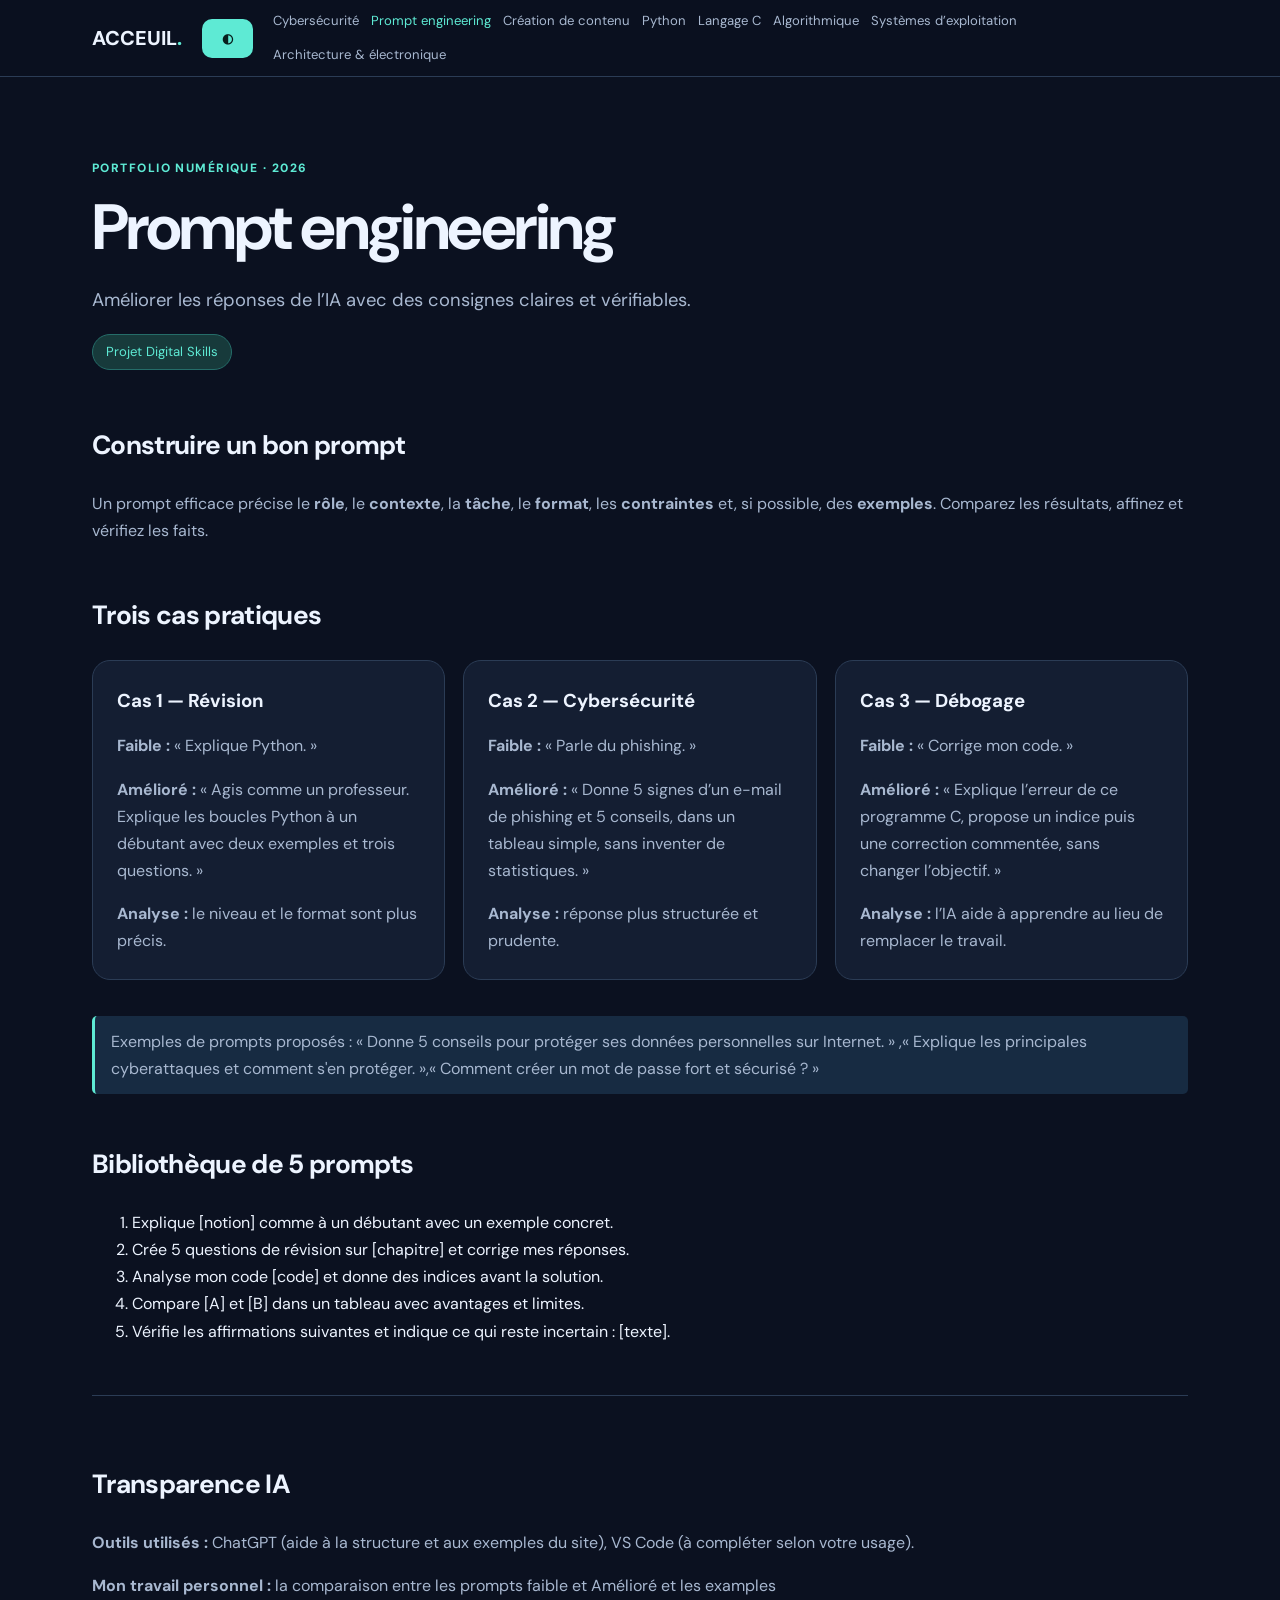
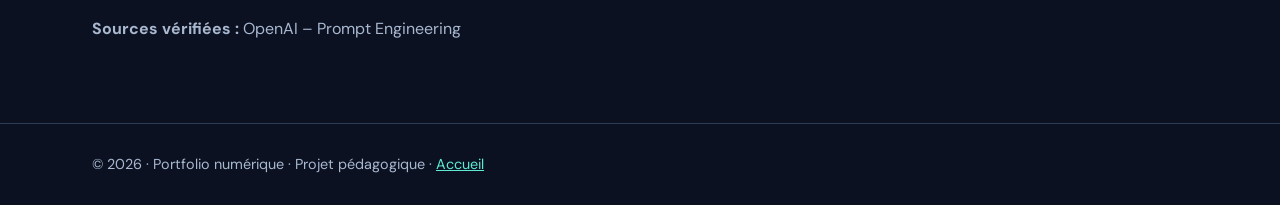
<file: digital-skills/prompt-engineering.html>
<!doctype html>
<html lang="fr">

<head>
    <meta charset="utf-8">
    <meta name="viewport" content="width=device-width,initial-scale=1">
    <meta name="description" content="Portfolio numérique étudiant : Prompt engineering">

    <title>Prompt engineering | Portfolio numérique</title>

    <link rel="stylesheet" href="../css/style.css">
</head>

<body>

    <header>
        <div class="wrap top">

            <a class="logo" href="../index.html">ACCEUIL<span>.</span></a>

            <div class="toolbar">
                <button id="themeToggle" type="button" aria-label="Changer le thème">◐</button>
                <button id="menuToggle" class="menu-button" type="button">Menu ☰</button>
            </div>

            <nav id="mainNav" aria-label="Navigation principale">
                <a href="../digital-skills/cybersecurite.html">Cybersécurité</a>
                <a class="active" href="../digital-skills/prompt-engineering.html">Prompt engineering</a>
                <a href="../digital-skills/creation-contenu.html">Création de contenu</a>
                <a href="../developpement/python.html">Python</a>
                <a href="../developpement/langage-c.html">Langage C</a>
                <a href="../developpement/algorithmique.html">Algorithmique</a>
                <a href="../systemes/systemes-exploitation.html">Systèmes d’exploitation</a>
                <a href="../systemes/architecture-electronique.html">Architecture &amp; électronique</a>
            </nav>

        </div>
    </header>

    <main class="wrap">

        <section class="hero">
            <span class="eyebrow">Portfolio numérique · 2026</span>

            <h1>Prompt engineering</h1>

            <p class="lead">
                Améliorer les réponses de l’IA avec des consignes claires et vérifiables.
            </p>

            <span class="pill">Projet Digital Skills</span>
        </section>

        <div class="content">

            <h2>Construire un bon prompt</h2>

            <p>
                Un prompt efficace précise le <strong>rôle</strong>,
                le <strong>contexte</strong>, la <strong>tâche</strong>,
                le <strong>format</strong>, les <strong>contraintes</strong>
                et, si possible, des <strong>exemples</strong>.
                Comparez les résultats, affinez et vérifiez les faits.
            </p>

            <h2>Trois cas pratiques</h2>

            <div class="cards">

                <article class="card">
                    <h3>Cas 1 — Révision</h3>

                    <p><b>Faible :</b> « Explique Python. »</p>

                    <p>
                        <b>Amélioré :</b>
                        « Agis comme un professeur. Explique les boucles Python
                        à un débutant avec deux exemples et trois questions. »
                    </p>

                    <p><b>Analyse :</b> le niveau et le format sont plus précis.</p>
                </article>

                <article class="card">
                    <h3>Cas 2 — Cybersécurité</h3>

                    <p><b>Faible :</b> « Parle du phishing. »</p>

                    <p>
                        <b>Amélioré :</b>
                        « Donne 5 signes d’un e-mail de phishing et 5 conseils,
                        dans un tableau simple, sans inventer de statistiques. »
                    </p>

                    <p><b>Analyse :</b> réponse plus structurée et prudente.</p>
                </article>

                <article class="card">
                    <h3>Cas 3 — Débogage</h3>

                    <p><b>Faible :</b> « Corrige mon code. »</p>

                    <p>
                        <b>Amélioré :</b>
                        « Explique l’erreur de ce programme C, propose un indice
                        puis une correction commentée, sans changer l’objectif. »
                    </p>

                    <p><b>Analyse :</b> l’IA aide à apprendre au lieu de remplacer le travail.</p>
                </article>

            </div>

            <p class="note">
                Exemples de prompts proposés : « Donne 5 conseils pour protéger ses données personnelles sur Internet. » ,« Explique les principales cyberattaques et comment s'en protéger. »,« Comment créer un mot de passe fort et sécurisé ? »
            </p>

            <h2>Bibliothèque de 5 prompts</h2>

            <ol>
                <li>Explique [notion] comme à un débutant avec un exemple concret.</li>

                <li>Crée 5 questions de révision sur [chapitre] et corrige mes réponses.</li>

                <li>Analyse mon code [code] et donne des indices avant la solution.</li>

                <li>Compare [A] et [B] dans un tableau avec avantages et limites.</li>

                <li>Vérifie les affirmations suivantes et indique ce qui reste incertain : [texte].</li>
            </ol>

            <aside class="transparency">

                <h2>Transparence IA</h2>

                <p>
                    <strong>Outils utilisés :</strong>
                    ChatGPT (aide à la structure et aux exemples du site),
                    VS Code (à compléter selon votre usage).
                </p>

                <p>
                    <strong>Mon travail personnel :</strong>
                    la comparaison entre les prompts faible et Amélioré et les examples
                </p>

                <p>
                    <strong>Sources vérifiées :</strong>
                    OpenAI – Prompt Engineering
                </p>

            </aside>

        </div>
    </main>

    <footer>
        <div class="wrap">
            © 2026 · Portfolio numérique · Projet pédagogique ·
            <a href="../index.html">Accueil</a>
        </div>
    </footer>

    <script src="../js/script.js"></script>

</body>
</html>
</file>
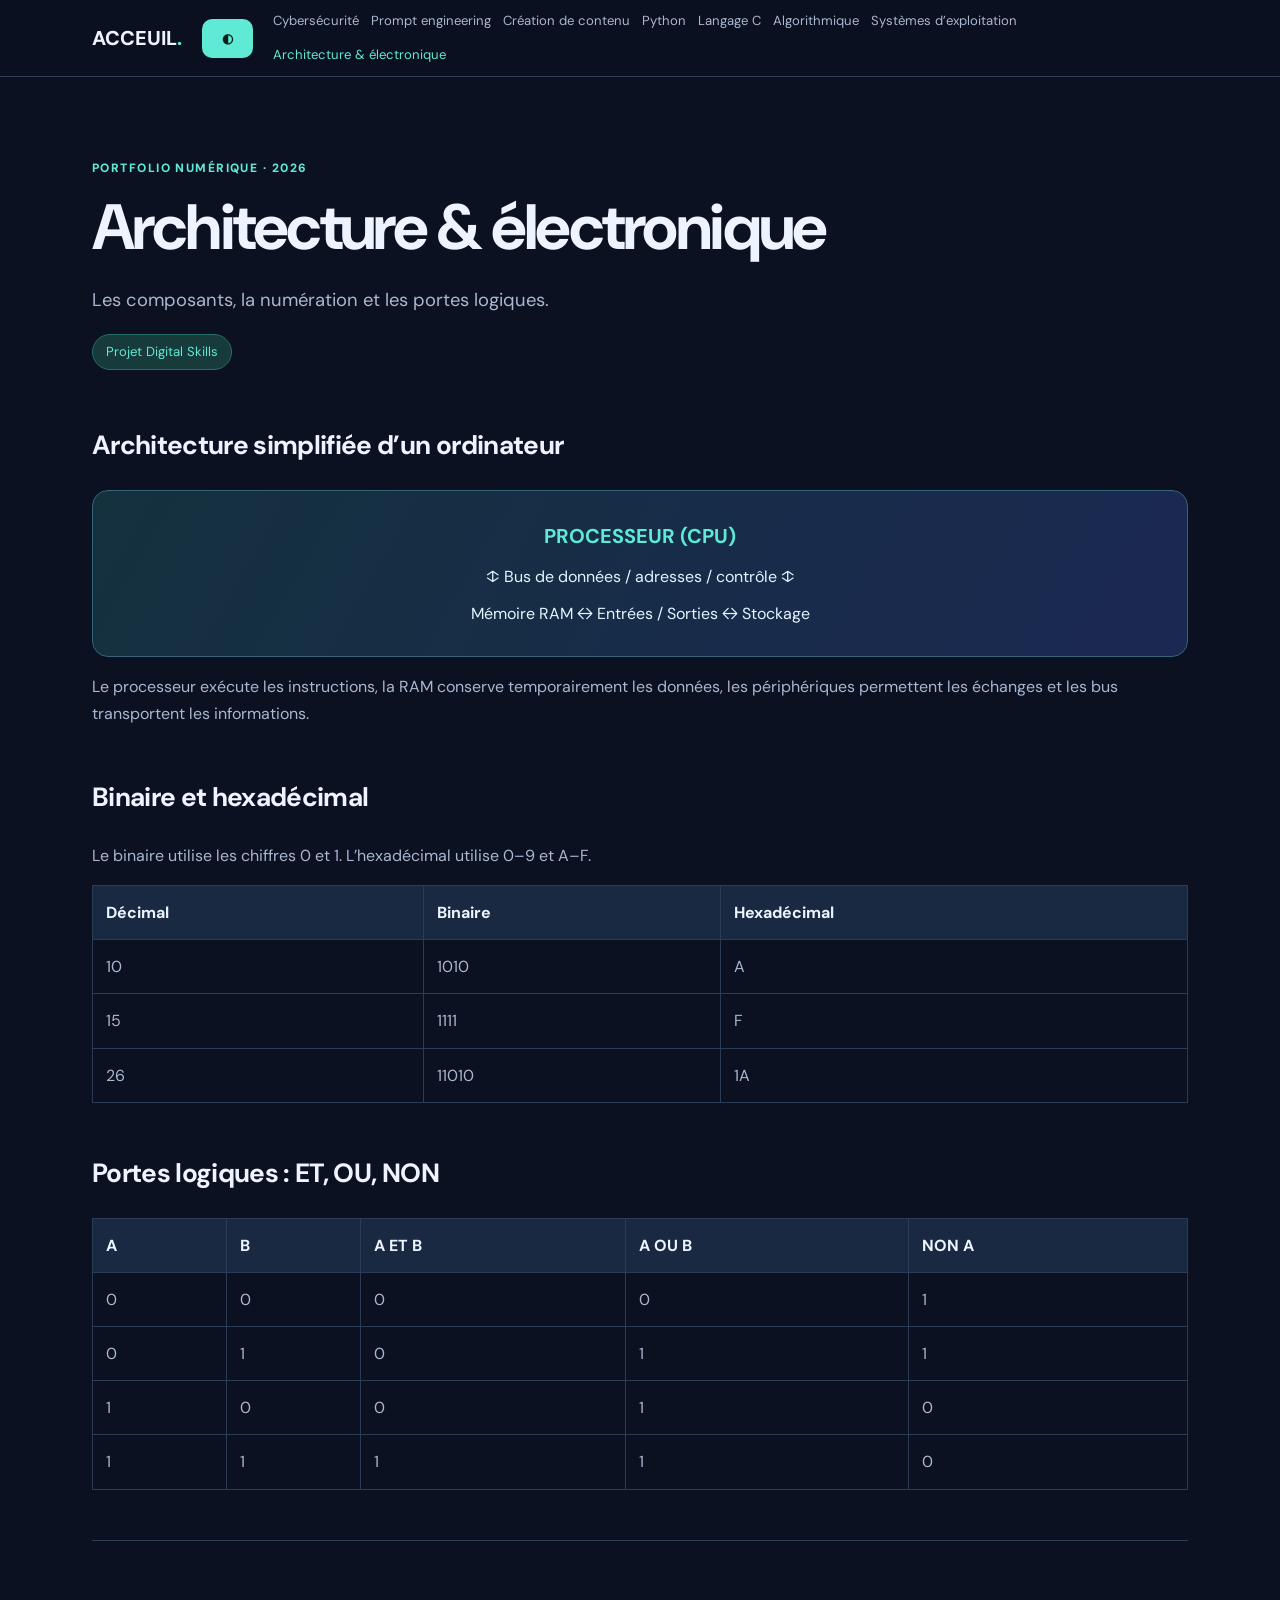
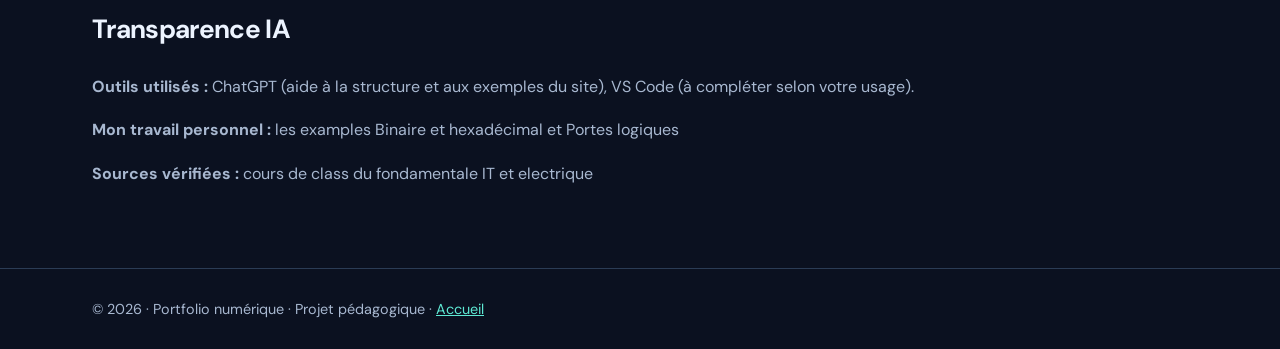
<file: systemes/architecture-electronique.html>
<!doctype html>
<html lang="fr">
<head>
    <meta charset="utf-8">
    <meta name="viewport" content="width=device-width,initial-scale=1">
    <meta name="description" content="Portfolio numérique étudiant : Architecture &amp; électronique">
    <title>Architecture &amp; électronique | Portfolio numérique</title>
    <link rel="stylesheet" href="../css/style.css">
</head>
<body>

    <header>
        <div class="wrap top">
            <a class="logo" href="../index.html">ACCEUIL<span>.</span></a>

            <div class="toolbar">
                <button id="themeToggle" type="button" aria-label="Changer le thème">◐</button>
                <button id="menuToggle" class="menu-button" type="button">Menu ☰</button>
            </div>

            <nav id="mainNav" aria-label="Navigation principale">
                <a href="../digital-skills/cybersecurite.html">Cybersécurité</a>
                <a href="../digital-skills/prompt-engineering.html">Prompt engineering</a>
                <a href="../digital-skills/creation-contenu.html">Création de contenu</a>
                <a href="../developpement/python.html">Python</a>
                <a href="../developpement/langage-c.html">Langage C</a>
                <a href="../developpement/algorithmique.html">Algorithmique</a>
                <a href="../systemes/systemes-exploitation.html">Systèmes d’exploitation</a>
                <a class="active" href="../systemes/architecture-electronique.html">Architecture &amp; électronique</a>
            </nav>
        </div>
    </header>

    <main class="wrap">
        <section class="hero">
            <span class="eyebrow">Portfolio numérique · 2026</span>
            <h1>Architecture &amp; électronique</h1>
            <p class="lead">Les composants, la numération et les portes logiques.</p>
            <span class="pill">Projet Digital Skills</span>
        </section>

        <div class="content">

            <h2>Architecture simplifiée d’un ordinateur</h2>

            <div class="illustration">
                <strong>PROCESSEUR (CPU)</strong>
                <span>↕ Bus de données / adresses / contrôle ↕</span>
                <span>Mémoire RAM ↔ Entrées / Sorties ↔ Stockage</span>
            </div>

            <p>
                Le processeur exécute les instructions, la RAM conserve temporairement
                les données, les périphériques permettent les échanges et les bus
                transportent les informations.
            </p>

            <h2>Binaire et hexadécimal</h2>

            <p>
                Le binaire utilise les chiffres 0 et 1. L’hexadécimal utilise 0–9 et A–F.
            </p>

            <div class="table-wrap">
                <table>
                    <thead>
                        <tr>
                            <th>Décimal</th>
                            <th>Binaire</th>
                            <th>Hexadécimal</th>
                        </tr>
                    </thead>
                    <tbody>
                        <tr>
                            <td>10</td>
                            <td>1010</td>
                            <td>A</td>
                        </tr>
                        <tr>
                            <td>15</td>
                            <td>1111</td>
                            <td>F</td>
                        </tr>
                        <tr>
                            <td>26</td>
                            <td>11010</td>
                            <td>1A</td>
                        </tr>
                    </tbody>
                </table>
            </div>

            <h2>Portes logiques : ET, OU, NON</h2>

            <div class="table-wrap">
                <table>
                    <thead>
                        <tr>
                            <th>A</th>
                            <th>B</th>
                            <th>A ET B</th>
                            <th>A OU B</th>
                            <th>NON A</th>
                        </tr>
                    </thead>
                    <tbody>
                        <tr>
                            <td>0</td>
                            <td>0</td>
                            <td>0</td>
                            <td>0</td>
                            <td>1</td>
                        </tr>
                        <tr>
                            <td>0</td>
                            <td>1</td>
                            <td>0</td>
                            <td>1</td>
                            <td>1</td>
                        </tr>
                        <tr>
                            <td>1</td>
                            <td>0</td>
                            <td>0</td>
                            <td>1</td>
                            <td>0</td>
                        </tr>
                        <tr>
                            <td>1</td>
                            <td>1</td>
                            <td>1</td>
                            <td>1</td>
                            <td>0</td>
                        </tr>
                    </tbody>
                </table>
            </div>


            <aside class="transparency">
                <h2>Transparence IA</h2>

                <p>
                    <strong>Outils utilisés :</strong>
                    ChatGPT (aide à la structure et aux exemples du site),
                    VS Code (à compléter selon votre usage).
                </p>

                <p>
                    <strong>Mon travail personnel :</strong>
                    les examples Binaire et hexadécimal et Portes logiques
                </p>

                <p>
                    <strong>Sources vérifiées :</strong>
                    cours de class du fondamentale IT et electrique
                </p>
            </aside>

        </div>
    </main>

    <footer>
        <div class="wrap">
            © 2026 · Portfolio numérique · Projet pédagogique ·
            <a href="../index.html">Accueil</a>
        </div>
    </footer>

    <script src="../js/script.js"></script>

</body>
</html>
</file>
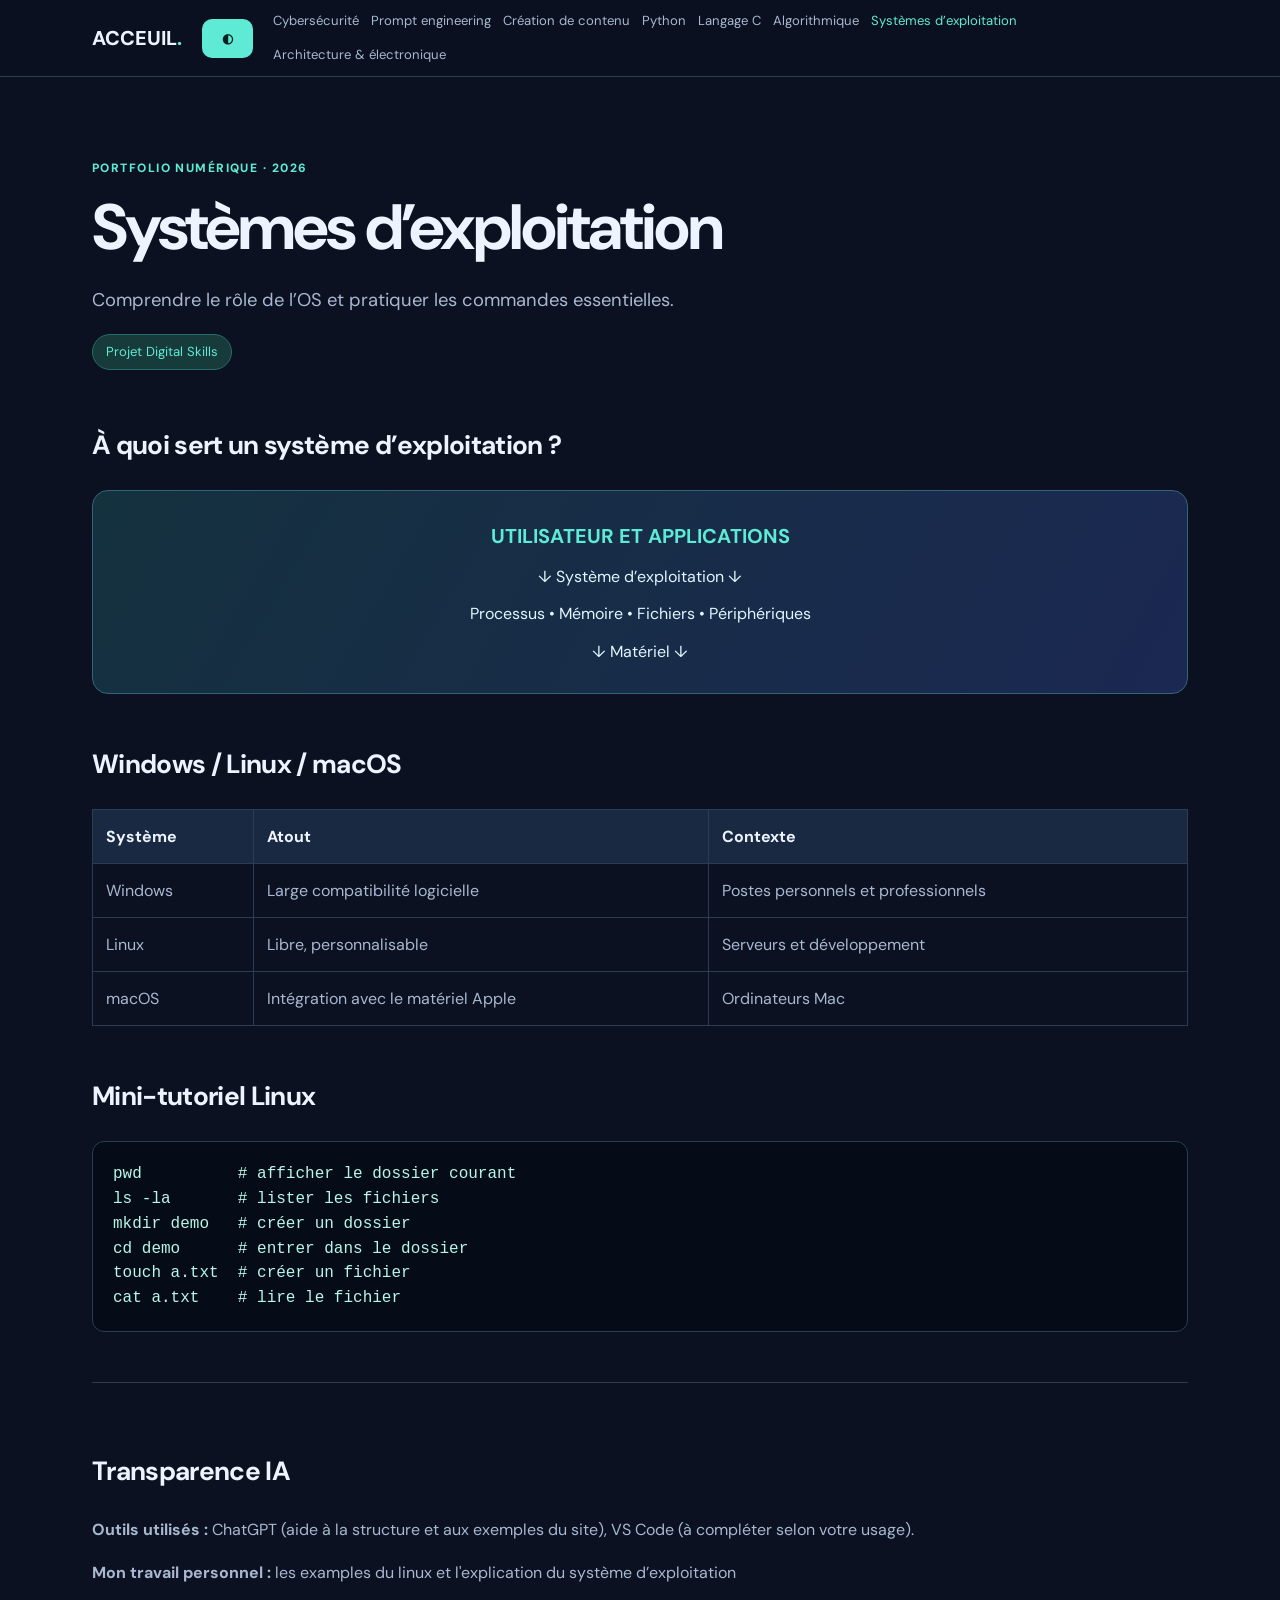
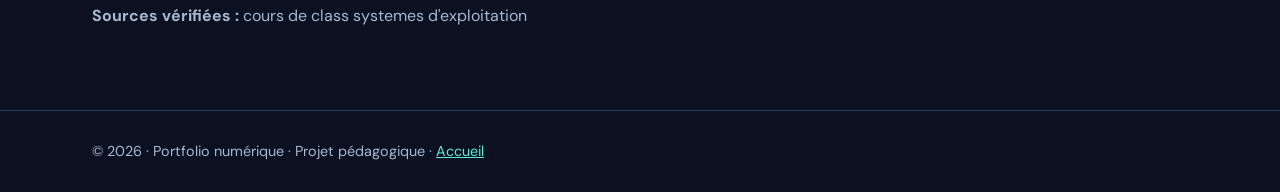
<file: systemes/systemes-exploitation.html>
<!doctype html>
<html lang="fr">

<head>
    <meta charset="utf-8">
    <meta name="viewport" content="width=device-width,initial-scale=1">
    <meta name="description" content="Portfolio numérique étudiant : Systèmes d’exploitation">

    <title>Systèmes d’exploitation | Portfolio numérique</title>

    <link rel="stylesheet" href="../css/style.css">
</head>

<body>

    <header>
        <div class="wrap top">

            <a class="logo" href="../index.html">ACCEUIL<span>.</span></a>

            <div class="toolbar">
                <button id="themeToggle" type="button" aria-label="Changer le thème">◐</button>
                <button id="menuToggle" class="menu-button" type="button">Menu ☰</button>
            </div>

            <nav id="mainNav" aria-label="Navigation principale">
                <a href="../digital-skills/cybersecurite.html">Cybersécurité</a>
                <a href="../digital-skills/prompt-engineering.html">Prompt engineering</a>
                <a href="../digital-skills/creation-contenu.html">Création de contenu</a>
                <a href="../developpement/python.html">Python</a>
                <a href="../developpement/langage-c.html">Langage C</a>
                <a href="../developpement/algorithmique.html">Algorithmique</a>
                <a class="active" href="../systemes/systemes-exploitation.html">Systèmes d’exploitation</a>
                <a href="../systemes/architecture-electronique.html">Architecture &amp; électronique</a>
            </nav>

        </div>
    </header>

    <main class="wrap">

        <section class="hero">
            <span class="eyebrow">Portfolio numérique · 2026</span>

            <h1>Systèmes d’exploitation</h1>

            <p class="lead">
                Comprendre le rôle de l’OS et pratiquer les commandes essentielles.
            </p>

            <span class="pill">Projet Digital Skills</span>
        </section>

        <div class="content">

            <h2>À quoi sert un système d’exploitation ?</h2>

            <div class="illustration">
                <strong>UTILISATEUR ET APPLICATIONS</strong>
                <span>↓ Système d’exploitation ↓</span>
                <span>Processus • Mémoire • Fichiers • Périphériques</span>
                <span>↓ Matériel ↓</span>
            </div>

            <h2>Windows / Linux / macOS</h2>

            <div class="table-wrap">

                <table>
                    <thead>
                        <tr>
                            <th>Système</th>
                            <th>Atout</th>
                            <th>Contexte</th>
                        </tr>
                    </thead>

                    <tbody>
                        <tr>
                            <td>Windows</td>
                            <td>Large compatibilité logicielle</td>
                            <td>Postes personnels et professionnels</td>
                        </tr>

                        <tr>
                            <td>Linux</td>
                            <td>Libre, personnalisable</td>
                            <td>Serveurs et développement</td>
                        </tr>

                        <tr>
                            <td>macOS</td>
                            <td>Intégration avec le matériel Apple</td>
                            <td>Ordinateurs Mac</td>
                        </tr>
                    </tbody>
                </table>

            </div>

            <h2>Mini-tutoriel Linux</h2>

            <pre><code>pwd          # afficher le dossier courant
ls -la       # lister les fichiers
mkdir demo   # créer un dossier
cd demo      # entrer dans le dossier
touch a.txt  # créer un fichier
cat a.txt    # lire le fichier</code></pre>


            <aside class="transparency">

                <h2>Transparence IA</h2>

                <p>
                    <strong>Outils utilisés :</strong>
                    ChatGPT (aide à la structure et aux exemples du site),
                    VS Code (à compléter selon votre usage).
                </p>

                <p>
                    <strong>Mon travail personnel :</strong>
                    les examples du linux et l'explication du système d’exploitation
                </p>

                <p>
                    <strong>Sources vérifiées :</strong>
                    cours de class systemes d'exploitation
                </p>

            </aside>

        </div>
    </main>

    <footer>
        <div class="wrap">
            © 2026 · Portfolio numérique · Projet pédagogique ·
            <a href="../index.html">Accueil</a>
        </div>
    </footer>

    <script src="../js/script.js"></script>

</body>
</html>
</file>
<file: css/style.css>
@import url('https://fonts.googleapis.com/css2?family=DM+Sans:wght@400;500;600;700;800&display=swap');

:root {
    --bg: #0b1120;
    --panel: #141e32;
    --panel2: #1a2942;
    --text: #edf4ff;
    --muted: #a8b8d0;
    --accent: #5eead4;
    --line: #2b3c55;
}

* {
    box-sizing: border-box;
}

html {
    scroll-behavior: smooth;
}

body {
    margin: 0;
    background: var(--bg);
    color: var(--text);
    font-family: 'DM Sans', system-ui, sans-serif;
    line-height: 1.7;
}

a {
    color: var(--accent);
}

.wrap {
    max-width: 1140px;
    margin: auto;
    padding: 0 22px;
}

header {
    position: sticky;
    top: 0;
    background: rgba(11, 17, 32, .96);
    border-bottom: 1px solid var(--line);
    z-index: 10;
    backdrop-filter: blur(12px);
}

.top {
    display: flex;
    align-items: center;
    justify-content: space-between;
    gap: 20px;
    min-height: 76px;
}

.logo {
    text-decoration: none;
    font-weight: 800;
    font-size: 1.25rem;
    color: var(--text);
}

.logo span {
    color: var(--accent);
}

nav {
    display: flex;
    flex-wrap: wrap;
    gap: 12px;
}

nav a {
    text-decoration: none;
    color: var(--muted);
    font-size: .82rem;
}

nav a:hover,
nav a.active {
    color: var(--accent);
}

.hero {
    padding: 76px 0 38px;
}

.eyebrow {
    color: var(--accent);
    font-weight: 800;
    letter-spacing: .12em;
    text-transform: uppercase;
    font-size: .75rem;
}

h1 {
    font-size: clamp(2.4rem, 5vw, 4.4rem);
    line-height: 1.13;
    letter-spacing: -.04em;
    margin: 12px 0 20px;
}

h2 {
    font-size: 1.65rem;
    letter-spacing: -.025em;
    margin-top: 48px;
}

h3 {
    margin: 0 0 10px;
}

p {
    color: var(--muted);
}

.lead {
    font-size: 1.15rem;
    max-width: 760px;
}

.pill {
    display: inline-block;
    background: #173a3b;
    color: var(--accent);
    border: 1px solid #256d69;
    padding: 6px 13px;
    border-radius: 30px;
    font-size: .82rem;
}

.cards {
    display: grid;
    grid-template-columns: repeat(auto-fit, minmax(245px, 1fr));
    gap: 18px;
    margin: 22px 0 36px;
}

.card,
.intro,
.quiz {
    background: var(--panel);
    border: 1px solid var(--line);
    border-radius: 18px;
    padding: 24px;
}

.card {
    transition: transform .2s, border-color .2s;
}

.card:hover {
    transform: translateY(-3px);
    border-color: var(--accent);
}

.card a {
    text-decoration: none;
    font-weight: 700;
}

.card p {
    margin-bottom: 0;
}

.note {
    background: #172b42;
    border-left: 3px solid var(--accent);
    padding: 12px 16px;
    border-radius: 5px;
}

.content {
    padding-bottom: 65px;
}

.content > h2:first-child {
    margin-top: 15px;
}

pre {
    background: #060c17;
    border: 1px solid var(--line);
    padding: 20px;
    border-radius: 12px;
    overflow: auto;
    color: #b7f7e9;
    line-height: 1.55;
}

code {
    font-family: ui-monospace, Consolas, monospace;
}

fieldset {
    border: 1px solid var(--line);
    border-radius: 12px;
    margin: 14px 0;
    padding: 16px;
}

fieldset label {
    display: block;
    margin: 8px 0;
    color: var(--muted);
}

button {
    background: var(--accent);
    color: #07201d;
    border: 0;
    padding: 12px 20px;
    border-radius: 10px;
    font-weight: 800;
    cursor: pointer;
}

.table-wrap {
    overflow: auto;
}

table {
    border-collapse: collapse;
    width: 100%;
    min-width: 500px;
}

th,
td {
    border: 1px solid var(--line);
    padding: 13px;
    text-align: left;
}

th {
    background: var(--panel2);
}

td {
    color: var(--muted);
}

.illustration {
    background: linear-gradient(120deg, #14313e, #1b2852);
    padding: 28px;
    border: 1px solid #34647a;
    border-radius: 16px;
    display: flex;
    align-items: center;
    flex-direction: column;
    gap: 10px;
    text-align: center;
}

.illustration strong {
    color: var(--accent);
    font-size: 1.25rem;
}

.illustration span {
    color: #e1f6ff;
}

.transparency {
    border-top: 1px solid var(--line);
    margin-top: 50px;
    padding-top: 18px;
}

footer {
    border-top: 1px solid var(--line);
    padding: 28px 0;
    color: var(--muted);
    font-size: .9rem;
}

.toolbar {
    display: flex;
    gap: 10px;
    align-items: center;
}

.menu-button {
    display: none;
}

body.light {
    --bg: #f5f8fc;
    --panel: #fff;
    --panel2: #e8f0f7;
    --text: #142339;
    --muted: #42536b;
    --line: #d8e3ef;
    --accent: #087f73;
}

body.light header {
    background: rgba(245, 248, 252, .96);
}

body.light pre {
    background: #eaf1f9;
    color: #193e54;
}

body.light .note {
    background: #e5f6f4;
}

body.light .pill {
    background: #d8f6f0;
    color: #086f66;
}

body.light .illustration span {
    color: #e1f6ff;
}

@media (max-width: 850px) {
    .top {
        flex-wrap: wrap;
        padding: 12px 0;
    }

    .menu-button {
        display: inline-block;
    }

    nav {
        display: none;
        width: 100%;
        padding-bottom: 12px;
    }

    nav.open {
        display: flex;
        flex-direction: column;
    }

    .hero {
        padding-top: 44px;
    }
}
.audiop{
    margin-top: 15px;
    width: 110%;
}
</file>
